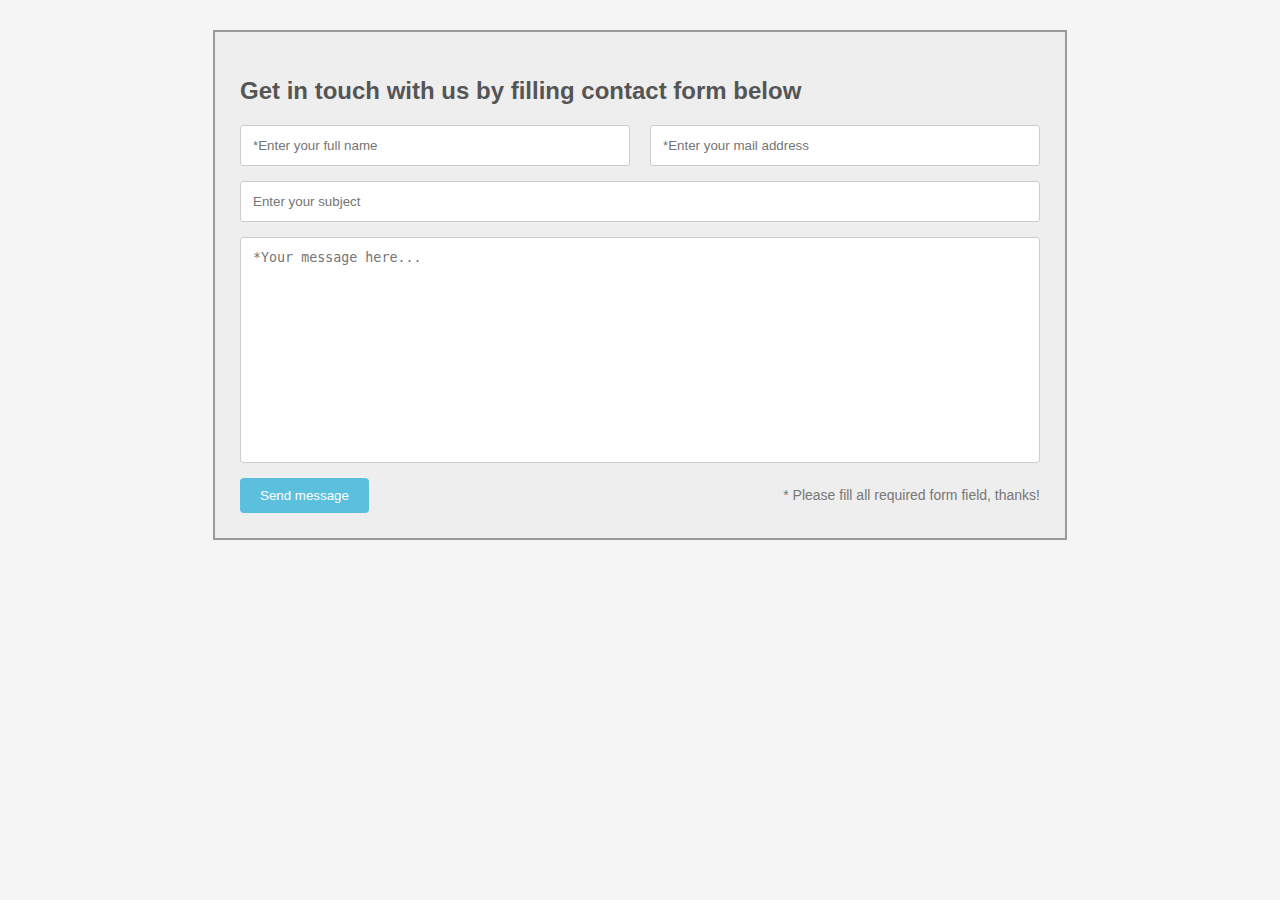
<file: bai1.html>
<!doctype html>
<html lang="en">
  <head>
    <meta charset="UTF-8" />
    <meta name="viewport" content="width=device-width, initial-scale=1.0" />
    <title>Document</title>
  </head>
  <style>
    body {
      font-family: Arial, sans-serif;
      background: #f5f5f5;
    }

    .container {
      width: 800px;
      margin: 30px auto;
      background: #eee;
      padding: 25px;
      border: 2px solid #999;
      h2 {
        margin-bottom: 20px;
        color: #555;
      }
      .row {
        display: flex;
        gap: 20px;
        margin-bottom: 15px;
      }

      .row input {
        flex: 1;
      }
      input,
      textarea {
        width: 100%;
        padding: 12px;
        border: 1px solid #ccc;
        border-radius: 3px;
        outline: none;
      }
      textarea {
        height: 200px;
        resize: none;
      }
      .bottom {
        display: flex;
        justify-content: space-between;
        align-items: center;
        margin-top: 15px;
      }
      button {
        background: #5bc0de;
        border: none;
        padding: 10px 20px;
        color: white;
        border-radius: 4px;
        cursor: pointer;
      }
      button:hover {
        background: #31b0d5;
      }
      .note {
        color: #777;
        font-size: 14px;
      }
    }
  </style>
  <body>
    <div class="container">
      <h2>Get in touch with us by filling contact form below</h2>
      <form>
        <!-- Hang 1 -->
        <div class="row">
          <input type="text" placeholder="*Enter your full name" />
          <input type="text" placeholder="*Enter your mail address" />
        </div>
        <!-- Hang 2 -->
        <div class="row">
          <input type="text" placeholder="Enter your subject" />
        </div>
        <!-- Hang 3 -->
        <div class="row">
          <textarea placeholder="*Your message here..."></textarea>
        </div>
        <!-- Hang 4 -->
        <div class="bottom">
          <button type="submit">Send message</button>
          <div class="note">* Please fill all required form field, thanks!</div>
        </div>
      </form>
    </div>
  </body>
</html>
</file>
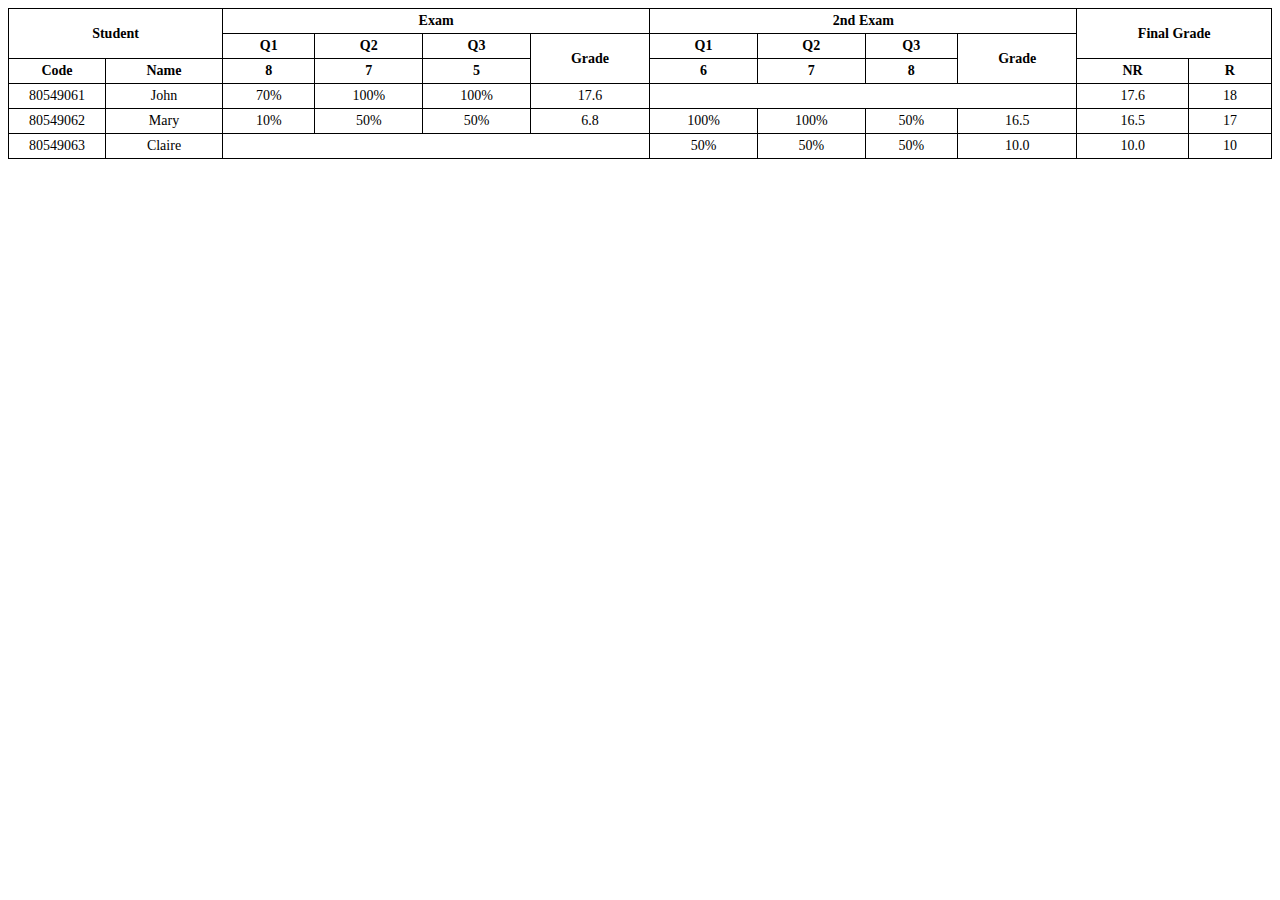
<file: bai3.html>
<!DOCTYPE html>
<html lang="vi">
<head>
    <meta charset="UTF-8">
    <meta name="viewport" content="width=device-width, initial-scale=1.0">
    <title>Bảng Điểm Sinh Viên</title>
    <style>
        table {
            border-collapse: collapse;
            width: 100%; /* Hoặc để auto tùy vào nội dung */
            font-family: "Times New Roman", Times, serif; /* Phông chữ thường dùng trong văn bản học thuật */
            color: #000;
        }

        th, td {
            border: 1px solid black;
            padding: 4px 8px;
            text-align: center;
            font-size: 14px;
        }

        /* Định dạng các ô tiêu đề chính */
        th {
            font-weight: bold;
            background-color: #fff;
        }

        /* Tạo kiểu cho các hàng tiêu đề (Code, Name, Q1...) */
        .header-row td {
            font-weight: bold;
        }

        /* Tùy chỉnh độ rộng cột để cân đối */
        td:nth-child(1) { width: 80px; } /* Cột Code */
        td:nth-child(2) { width: 100px; } /* Cột Name */
        
        /* Hiệu ứng khi di chuột qua hàng (tùy chọn để dễ nhìn hơn) */
        tbody tr:hover {
            background-color: #f9f9f9;
        }
    </style>
</head>
<body>

<table>
    <thead>
        <tr>
            <th colspan="2" rowspan="2">Student</th>
            <th colspan="4">Exam</th>
            <th colspan="4">2nd Exam</th>
            <th colspan="2" rowspan="2">Final Grade</th>
        </tr>
        <tr>
            <th>Q1</th>
            <th>Q2</th>
            <th>Q3</th>
            <th rowspan="2">Grade</th>
            <th>Q1</th>
            <th>Q2</th>
            <th>Q3</th>
            <th rowspan="2">Grade</th>
        </tr>
        <tr class="header-row">
            <td>Code</td>
            <td>Name</td>
            <td>8</td>
            <td>7</td>
            <td>5</td>
            <td>6</td>
            <td>7</td>
            <td>8</td>
            <td>NR</td>
            <td>R</td>
        </tr>
    </thead>
    <tbody>
        <tr>
            <td>80549061</td>
            <td>John</td>
            <td>70%</td>
            <td>100%</td>
            <td>100%</td>
            <td>17.6</td>
            <td colspan="4"></td>
            <td>17.6</td>
            <td>18</td>
        </tr>
        <tr>
            <td>80549062</td>
            <td>Mary</td>
            <td>10%</td>
            <td>50%</td>
            <td>50%</td>
            <td>6.8</td>
            <td>100%</td>
            <td>100%</td>
            <td>50%</td>
            <td>16.5</td>
            <td>16.5</td>
            <td>17</td>
        </tr>
        <tr>
            <td>80549063</td>
            <td>Claire</td>
            <td colspan="4"></td>
            <td>50%</td>
            <td>50%</td>
            <td>50%</td>
            <td>10.0</td>
            <td>10.0</td>
            <td>10</td>
        </tr>
    </tbody>
</table>

</body>
</html>
</file>
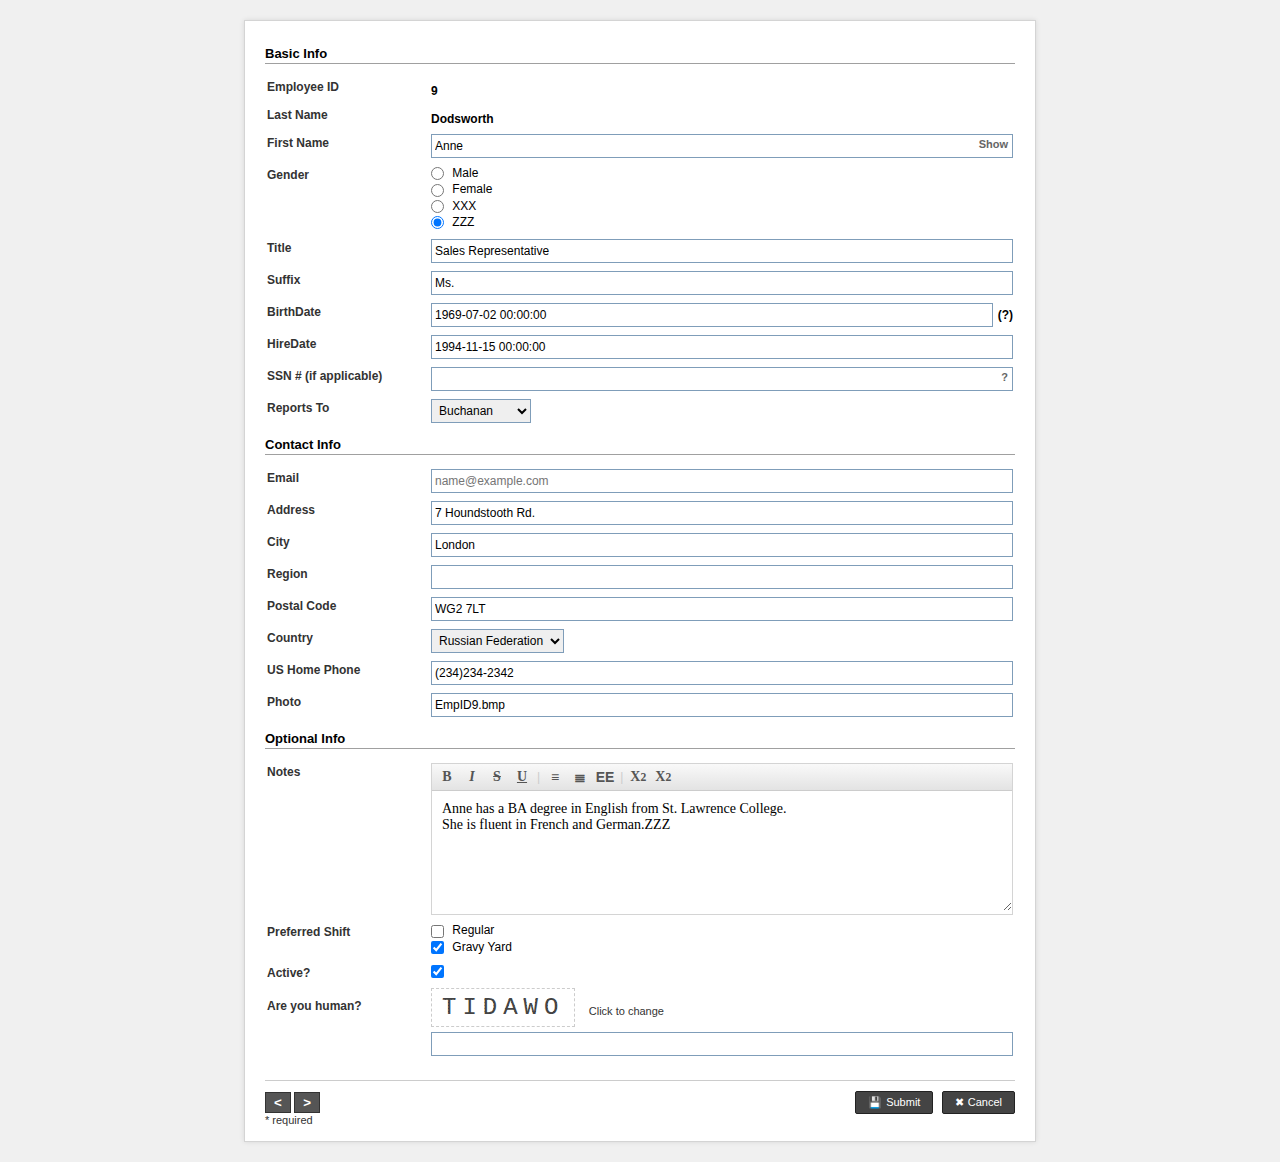
<file: baitap4.html>
<!DOCTYPE html>
<html lang="vi">
<head>
<meta charset="UTF-8">
<title>Biểu mẫu nhân viên</title>
<style>
    
    body {
        font-family: Arial, Helvetica, sans-serif;
        font-size: 12px;
        background-color: #f0f0f0; 
        margin: 0;
        padding: 20px;
    }

    .container {
        width: 750px;
        background: #ffffff;
        margin: 0 auto;
        padding: 15px 20px;
        border: 1px solid #d4d4d4;
        box-shadow: 0 0 5px rgba(0,0,0,0.1);
    }

 
    .section-header {
        font-weight: bold;
        font-size: 13px;
        margin-top: 10px;
        margin-bottom: 2px;
        color: #000;
    }

    hr {
        border: 0;
        border-top: 1px solid #a0a0a0;
        margin-bottom: 10px;
        margin-top: 0;
    }

  
    table {
        width: 100%;
        border-collapse: collapse;
    }

    td {
        padding: 4px 2px;
        vertical-align: top; 
    }

  
    .label-col {
        width: 160px;
        font-weight: bold;
        color: #333;
        padding-top: 6px; 
    }


    input[type="text"],
    select {
        width: 100%;
        padding: 3px;
        border: 1px solid #7f9db9;
        font-family: Arial, sans-serif;
        font-size: 12px;
        box-sizing: border-box;
        height: 24px;
    }

   
    .input-wrapper {
        position: relative;
        width: 100%;
    }
    .help-icon {
        position: absolute;
        right: 5px;
        top: 4px;
        font-weight: bold;
        color: #666;
        cursor: pointer;
        font-size: 11px;
    }


    .static-text {
        padding-top: 6px;
        font-weight: bold;
        display: block;
    }

  
    .radio-group label,
    .checkbox-group label {
        display: block; 
        margin-bottom: 2px;
        font-weight: normal;
    }
    input[type="radio"], input[type="checkbox"] {
        margin: 0 5px 0 0;
        vertical-align: middle;
    }


    .editor-container {
        border: 1px solid #d4d4d4;
        width: 100%;
        box-sizing: border-box;
    }

    .editor-toolbar {
        background: #f0f0f0; 
        background: linear-gradient(to bottom, #f9f9f9, #e3e3e3);
        border-bottom: 1px solid #ccc;
        padding: 3px 5px;
        display: flex;
        gap: 5px;
        align-items: center;
    }
    
    .toolbar-icon {
        width: 18px;
        height: 18px;
        display: inline-flex;
        align-items: center;
        justify-content: center;
        border: 1px solid transparent;
        cursor: pointer;
        font-family: serif;
        font-weight: bold;
        color: #555;
        font-size: 14px;
    }
    .toolbar-icon:hover { border: 1px solid #aaa; background: #fff; }
    

    .icon-bold::before { content: "B"; font-weight: 900; }
    .icon-italic::before { content: "I"; font-style: italic; font-family: serif; }
    .icon-underline::before { content: "U"; text-decoration: underline; }
    .icon-strikethrough::before { content: "S"; text-decoration: line-through; }
    
    .editor-textarea {
        width: 100%;
        height: 120px;
        border: none;
        padding: 10px;
        font-family: "Times New Roman", Times, serif;
        font-size: 14px;
        resize: vertical;
        box-sizing: border-box;
        outline: none;
    }

    .captcha-text {
        font-family: "Courier New", monospace;
        font-size: 24px;
        letter-spacing: 6px;
        border: 1px dashed #ccc; 
        display: inline-block;
        padding: 5px 10px;
        background: #fff;
        color: #444;
     
        background-image: radial-gradient(#444 1px, transparent 1px);
        background-size: 3px 3px; 
        -webkit-background-clip: text;
        background-clip: text; 
  
    }
    .click-change {
        font-size: 11px;
        color: #333;
        cursor: pointer;
        margin-left: 10px;
        vertical-align: middle;
    }


    .footer-bar {
        margin-top: 20px;
        border-top: 1px solid #ccc;
        padding-top: 10px;
        display: flex;
        justify-content: space-between;
        align-items: center;
    }

    .nav-buttons button {
        background: #555;
        color: white;
        border: 1px solid #333;
        padding: 2px 8px;
        font-weight: bold;
        cursor: pointer;
    }

    .action-buttons button {
        background: #444;
        color: white;
        border: 1px solid #222;
        padding: 4px 12px;
        font-size: 11px;
        cursor: pointer;
        display: inline-flex;
        align-items: center;
        margin-left: 5px;
        border-radius: 2px;
    }
    
    .action-buttons button span { margin-right: 4px; }
    
    .required-note {
        font-size: 11px;
        color: #333;
    }

</style>
</head>
<body>

<div class="container">

    <div class="section-header">Basic Info</div>
    <hr>
    
    <table>
        <tr>
            <td class="label-col">Employee ID</td>
            <td><span class="static-text">9</span></td>
        </tr>
        <tr>
            <td class="label-col">Last Name</td>
            <td><span class="static-text">Dodsworth</span></td>
        </tr>
        <tr>
            <td class="label-col">First Name</td>
            <td>
                <div class="input-wrapper">
                    <input type="text" value="Anne">
                    <span class="help-icon">Show</span> </div>
            </td>
        </tr>
        <tr>
            <td class="label-col">Gender</td>
            <td>
                <div class="radio-group">
                    <label><input type="radio" name="gender"> Male</label>
                    <label><input type="radio" name="gender"> Female</label>
                    <label><input type="radio" name="gender"> XXX</label>
                    <label><input type="radio" name="gender" checked> ZZZ</label>
                </div>
            </td>
        </tr>
        <tr>
            <td class="label-col">Title</td>
            <td><input type="text" value="Sales Representative"></td>
        </tr>
        <tr>
            <td class="label-col">Suffix</td>
            <td><input type="text" value="Ms."></td>
        </tr>
        <tr>
            <td class="label-col">BirthDate</td>
            <td>
                <div style="display:flex; align-items:center;">
                    <input type="text" value="1969-07-02 00:00:00">
                    <span style="margin-left:5px; font-weight:bold;">(?)</span>
                </div>
            </td>
        </tr>
        <tr>
            <td class="label-col">HireDate</td>
            <td><input type="text" value="1994-11-15 00:00:00"></td>
        </tr>
        <tr>
            <td class="label-col">SSN # (if applicable)</td>
            <td>
                <div class="input-wrapper">
                    <input type="text">
                    <span class="help-icon">?</span>
                </div>
            </td>
        </tr>
        <tr>
            <td class="label-col">Reports To</td>
            <td>
                <select style="width: auto; min-width: 100px;">
                    <option>Buchanan</option>
                </select>
            </td>
        </tr>
    </table>

    <div class="section-header">Contact Info</div>
    <hr>

    <table>
        <tr>
            <td class="label-col">Email</td>
            <td><input type="text" placeholder="name@example.com"></td>
        </tr>
        <tr>
            <td class="label-col">Address</td>
            <td><input type="text" value="7 Houndstooth Rd."></td>
        </tr>
        <tr>
            <td class="label-col">City</td>
            <td><input type="text" value="London"></td>
        </tr>
        <tr>
            <td class="label-col">Region</td>
            <td><input type="text"></td>
        </tr>
        <tr>
            <td class="label-col">Postal Code</td>
            <td><input type="text" value="WG2 7LT"></td>
        </tr>
        <tr>
            <td class="label-col">Country</td>
            <td>
                <select style="width: auto;">
                    <option>Russian Federation</option>
                </select>
            </td>
        </tr>
        <tr>
            <td class="label-col">US Home Phone</td>
            <td><input type="text" value="(234)234-2342"></td>
        </tr>
        <tr>
            <td class="label-col">Photo</td>
            <td><input type="text" value="EmpID9.bmp"></td>
        </tr>
    </table>

    <div class="section-header">Optional Info</div>
    <hr>

    <table>
        <tr>
            <td class="label-col">Notes</td>
            <td>
                <div class="editor-container">
                    <div class="editor-toolbar">
                        <span class="toolbar-icon icon-bold" title="Bold"></span>
                        <span class="toolbar-icon icon-italic" title="Italic"></span>
                        <span class="toolbar-icon icon-strikethrough" title="Strike"></span>
                        <span class="toolbar-icon icon-underline" title="Underline"></span>
                        <span style="color:#ccc">|</span>
                        <span class="toolbar-icon" style="font-family:sans-serif">≡</span>
                        <span class="toolbar-icon" style="font-family:sans-serif">≣</span>
                        <span class="toolbar-icon" style="font-family:sans-serif">EE</span>
                        <span style="color:#ccc">|</span>
                        <span class="toolbar-icon">X<sub>2</sub></span>
                        <span class="toolbar-icon">X<sup>2</sup></span>
                        </div>
                    <textarea class="editor-textarea">Anne has a BA degree in English from St. Lawrence College.
She is fluent in French and German.ZZZ</textarea>
                </div>
            </td>
        </tr>
        <tr>
            <td class="label-col">Preferred Shift</td>
            <td>
                <div class="checkbox-group">
                    <label><input type="checkbox"> Regular</label>
                    <label><input type="checkbox" checked> Gravy Yard</label>
                </div>
            </td>
        </tr>
        <tr>
            <td class="label-col">Active?</td>
            <td><input type="checkbox" checked></td>
        </tr>
        <tr>
            <td class="label-col" style="padding-top:15px;">Are you human?</td>
            <td>
                <div style="margin-bottom: 5px;">
                    <span class="captcha-text">TIDAWO</span>
                    <span class="click-change">Click to change</span>
                </div>
                <input type="text" style="width: 100%;">
            </td>
        </tr>
    </table>

    <div class="footer-bar">
        <div class="nav-buttons">
            <button>&lt;</button>
            <button>&gt;</button>
        </div>
        
        <div class="action-buttons">
            <button type="submit"><span>💾</span> Submit</button>
            <button type="button"><span>✖</span> Cancel</button>
        </div>
    </div>
    
    <div class="required-note">* required</div>

</div>

</body>
</html>
</file>
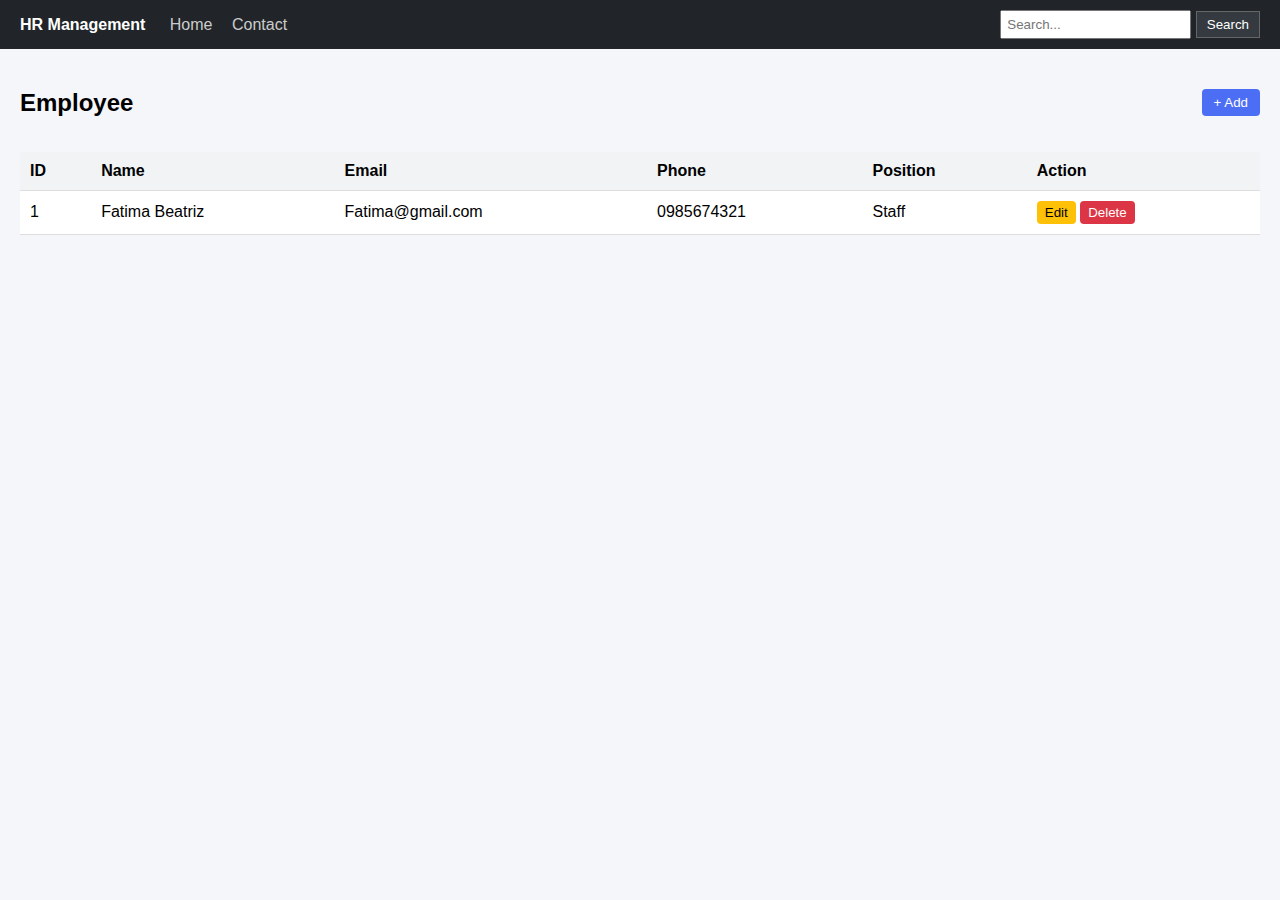
<file: baitap5.html>
<!DOCTYPE html>
<html lang="vi">
<head>
<meta charset="UTF-8">
<title>HR Management</title>

<style>
body {
    font-family: Arial, sans-serif;
    margin: 0;
    background: #f5f6fa;
}


.navbar {
    background: #212529;
    color: white;
    padding: 10px 20px;
    display: flex;
    align-items: center;
    justify-content: space-between;
}

.nav-left span {
    font-weight: bold;
    margin-right: 20px;
}

.nav-left a {
    color: #ccc;
    margin-right: 15px;
    text-decoration: none;
}

.nav-right input {
    padding: 5px;
}

.nav-right button {
    padding: 5px 10px;
    background: #343a40;
    color: white;
    border: 1px solid #666;
}


.container {
    padding: 20px;
}

.header {
    display: flex;
    justify-content: space-between;
    align-items: center;
}

.add-btn {
    background: #4c6ef5;
    color: white;
    border: none;
    padding: 6px 12px;
    border-radius: 4px;
    cursor: pointer;
}


table {
    width: 100%;
    border-collapse: collapse;
    margin-top: 15px;
    background: white;
}

th, td {
    padding: 10px;
    border-bottom: 1px solid #ddd;
    text-align: left;
}

th {
    background: #f1f3f5;
}

.edit {
    background: #ffc107;
    border: none;
    padding: 4px 8px;
    border-radius: 4px;
}

.delete {
    background: #dc3545;
    color: white;
    border: none;
    padding: 4px 8px;
    border-radius: 4px;
}


.modal {
    display: none;
    position: fixed;
    top: 0; left: 0;
    width: 100%;
    height: 100%;
    background: rgba(0,0,0,0.4);
}

.modal-content {
    background: white;
    width: 500px;
    margin: 100px auto;
    border-radius: 6px;
    overflow: hidden;
}

.modal-header {
    background: #4c6ef5;
    color: white;
    padding: 10px;
    display: flex;
    justify-content: space-between;
}

.modal-body {
    padding: 15px;
}

.form-row {
    display: flex;
    gap: 10px;
    margin-bottom: 10px;
}

.form-row input, select {
    width: 100%;
    padding: 6px;
}

.modal-footer {
    text-align: right;
    padding: 10px;
}

.save {
    background: #2f9e44;
    color: white;
    border: none;
    padding: 6px 12px;
}

.cancel {
    background: #868e96;
    color: white;
    border: none;
    padding: 6px 12px;
}
</style>
</head>

<body>


<div class="navbar">
    <div class="nav-left">
        <span>HR Management</span>
        <a href="#">Home</a>
        <a href="#">Contact</a>
    </div>
    <div class="nav-right">
        <input type="text" placeholder="Search...">
        <button>Search</button>
    </div>
</div>


<div class="container">
    <div class="header">
        <h2>Employee</h2>
        <button class="add-btn" onclick="openModal()">+ Add</button>
    </div>

    <table>
        <thead>
            <tr>
                <th>ID</th><th>Name</th><th>Email</th>
                <th>Phone</th><th>Position</th><th>Action</th>
            </tr>
        </thead>
        <tbody id="employeeTable">
            <tr>
                <td>1</td><td>Fatima Beatriz</td><td>Fatima@gmail.com</td>
                <td>0985674321</td><td>Staff</td>
                <td>
                    <button class="edit">Edit</button>
                    <button class="delete">Delete</button>
                </td>
            </tr>
        </tbody>
    </table>
</div>


<div class="modal" id="modal">
    <div class="modal-content">
        <div class="modal-header">
            <span>New Employee</span>
            <span style="cursor:pointer" onclick="closeModal()">✖</span>
        </div>

        <div class="modal-body">
            <div class="form-row">
                <input id="name" placeholder="Name">
                <input id="email" placeholder="Email">
            </div>
            <div class="form-row">
                <input id="phone" placeholder="Phone">
                <select id="position">
                    <option>-- Select Position --</option>
                    <option>Staff</option>
                    <option>Manager</option>
                    <option>CEO</option>
                </select>
            </div>
            <div>
                Sex:
                <label><input type="radio" name="sex"> Male</label>
                <label><input type="radio" name="sex"> Female</label>
            </div>
        </div>

        <div class="modal-footer">
            <button class="save" onclick="addEmployee()">Save</button>
            <button class="cancel" onclick="closeModal()">Cancel</button>
        </div>
    </div>
</div>

<script>
let id = 2;

function openModal() {
    document.getElementById("modal").style.display = "block";
}

function closeModal() {
    document.getElementById("modal").style.display = "none";
}

function addEmployee() {
    let name = document.getElementById("name").value;
    let email = document.getElementById("email").value;
    let phone = document.getElementById("phone").value;
    let position = document.getElementById("position").value;

    if(name === "" || email === "") {
        alert("Vui lòng nhập đầy đủ thông tin!");
        return;
    }

    let row = `
        <tr>
            <td>${id++}</td>
            <td>${name}</td>
            <td>${email}</td>
            <td>${phone}</td>
            <td>${position}</td>
            <td>
                <button class="edit">Edit</button>
                <button class="delete">Delete</button>
            </td>
        </tr>
    `;
    document.getElementById("employeeTable").innerHTML += row;
    closeModal();
}
</script>

</body>
</html>
</file>
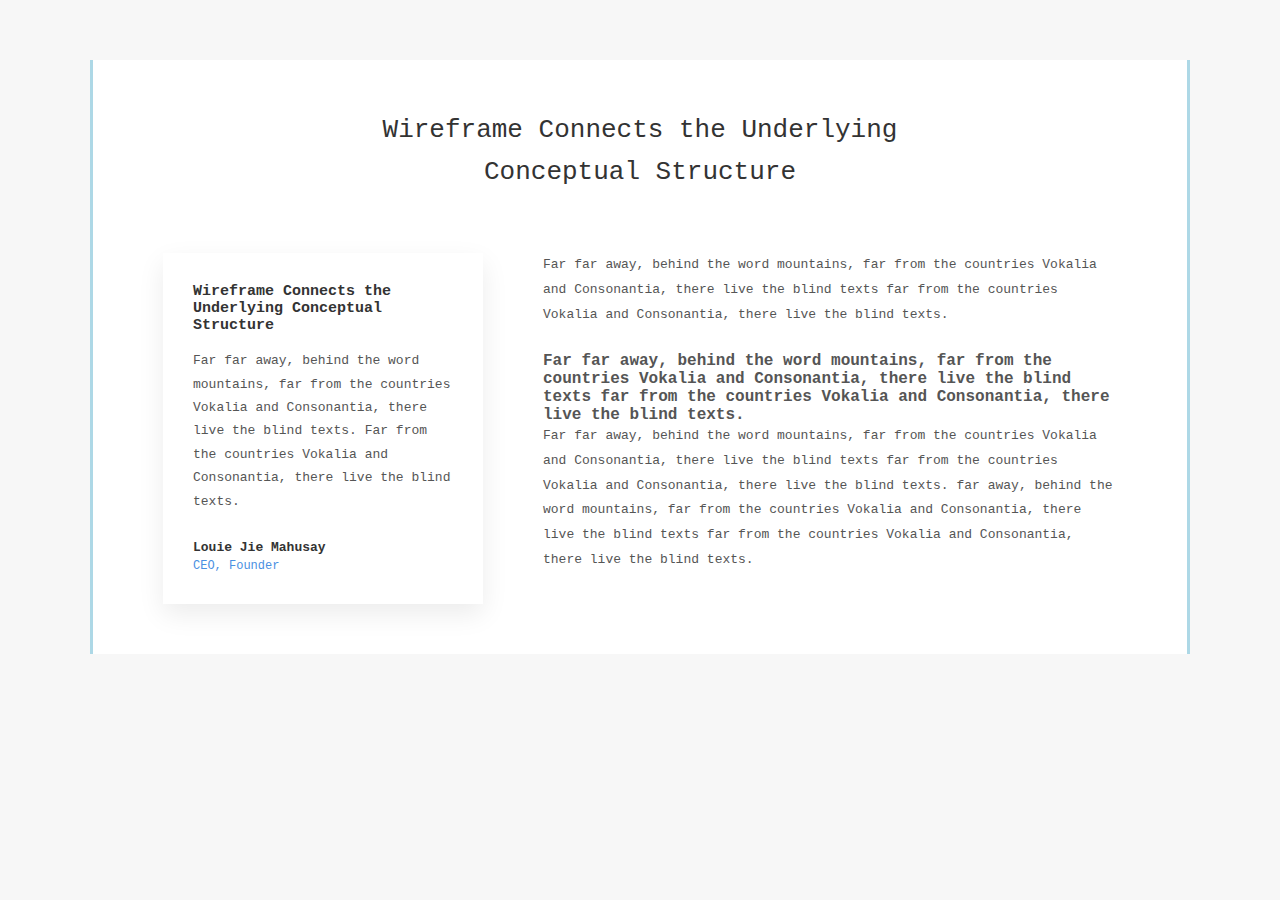
<file: bai 3.2/bai3.html>
<!DOCTYPE html>
<html lang="en">
<head>
    <meta charset="UTF-8">
    <title>Wireframe</title>
    <meta name="viewport" content="width=device-width, initial-scale=1.0">
    <link rel="stylesheet" href="style.css">
</head>
<body>

<section class="wrapper">
    <div class="container">

        <h1 class="title">
            Wireframe Connects the Underlying<br>
            Conceptual Structure
        </h1>

        <div class="content">
            <!-- LEFT CARD -->
            <div class="card">
                <h3>Wireframe Connects the Underlying Conceptual Structure</h3>

                <p>
                    Far far away, behind the word mountains, far from the countries
                    Vokalia and Consonantia, there live the blind texts. Far from the
                    countries Vokalia and Consonantia, there live the blind texts.
                </p>

                <div class="author">
                    <strong>Louie Jie Mahusay</strong><br>
                    <span>CEO, Founder</span>
                </div>
            </div>

            <!-- RIGHT TEXT -->
            <div class="text">
                <p>
                    Far far away, behind the word mountains, far from the countries
                    Vokalia and Consonantia, there live the blind texts far from the
                    countries Vokalia and Consonantia, there live the blind texts.
                </p>

                 <strong>
        Far far away, behind the word mountains, far from the countries
        Vokalia and Consonantia, there live the blind texts far from the
        countries Vokalia and Consonantia, there live the blind texts.
    </strong>

                <p>
                    Far far away, behind the word mountains, far from the countries Vokalia
and Consonantia, there live the blind texts far from the countries
Vokalia and Consonantia, there live the blind texts. far away, behind
the word mountains, far from the countries Vokalia and Consonantia,
there live the blind texts far from the countries Vokalia and
Consonantia, there live the blind texts.
                </p>
            </div>
        </div>

    </div>
</section>

</body>
</html>
</file>
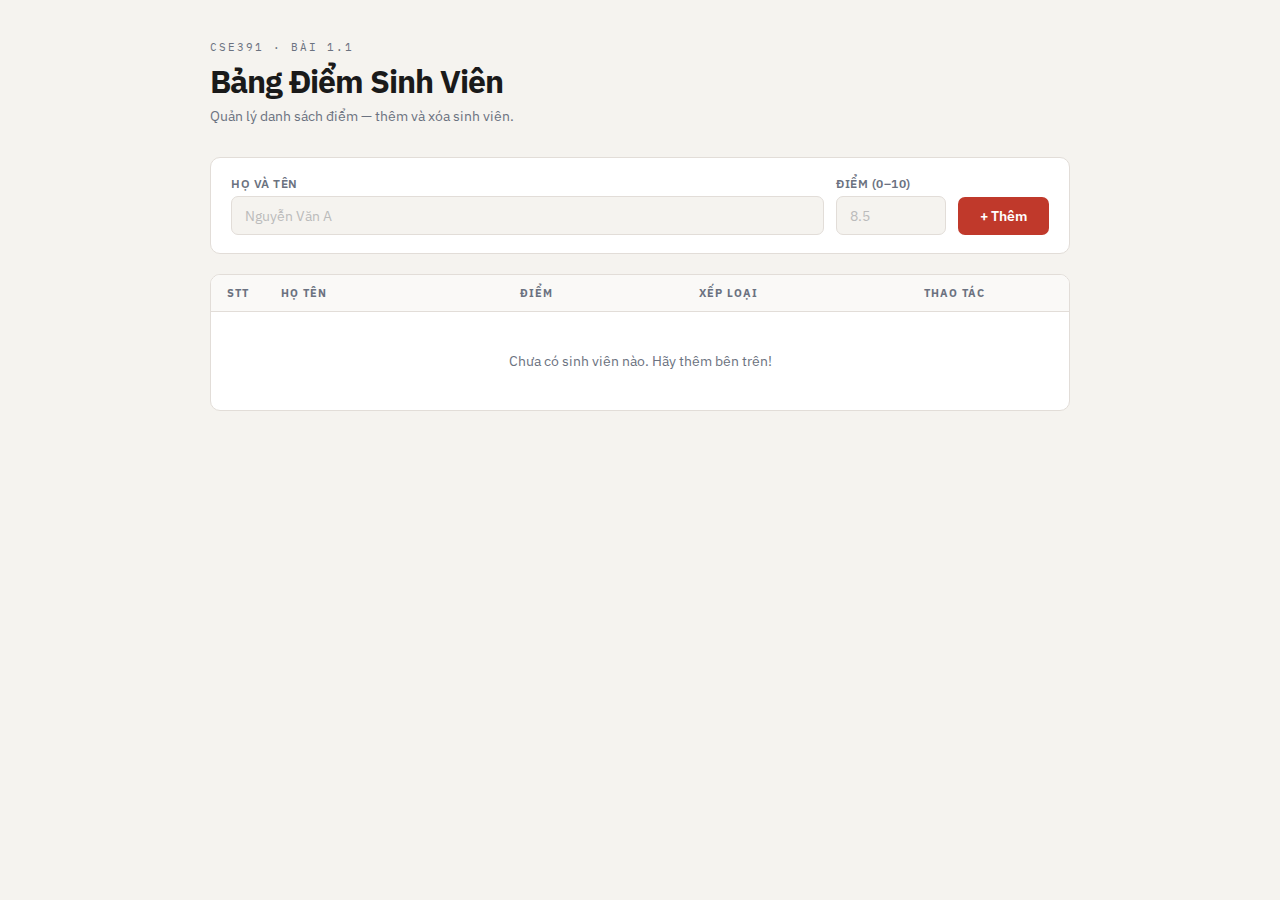
<file: th4/bai1_1.html>
<!DOCTYPE html>
<html lang="vi">
<head>
<meta charset="UTF-8">
<meta name="viewport" content="width=device-width, initial-scale=1.0">
<title>Bài 1.1 – Bảng Điểm Sinh Viên</title>
<link href="https://fonts.googleapis.com/css2?family=IBM+Plex+Sans:wght@300;400;500;600;700&family=IBM+Plex+Mono:wght@400;600&display=swap" rel="stylesheet">
<style>
  :root {
    --bg: #f5f3ef;
    --surface: #ffffff;
    --ink: #1a1a1a;
    --muted: #6b7280;
    --border: #e2ddd8;
    --accent: #c0392b;
    --accent-light: #fdf3f2;
    --green: #1a7a4a;
    --green-bg: #edfaf3;
    --blue: #1a4fa0;
    --blue-bg: #edf2fd;
    --yellow: #8a6000;
    --yellow-bg: #fdf9ed;
    --red: #c0392b;
    --red-bg: #fdf3f2;
  }
  *, *::before, *::after { box-sizing: border-box; margin: 0; padding: 0; }

  body {
    font-family: 'IBM Plex Sans', sans-serif;
    background: var(--bg);
    color: var(--ink);
    min-height: 100vh;
    padding: 40px 24px;
  }

  .container { max-width: 860px; margin: 0 auto; }

  /* Header */
  .page-label {
    font-family: 'IBM Plex Mono', monospace;
    font-size: 0.7rem; letter-spacing: 2px;
    text-transform: uppercase; color: var(--muted);
    margin-bottom: 6px;
  }
  h1 {
    font-size: 2rem; font-weight: 700;
    letter-spacing: -1px; margin-bottom: 4px;
  }
  .subtitle { color: var(--muted); font-size: 0.9rem; margin-bottom: 32px; }

  /* Divider */
  hr { border: none; border-top: 1px solid var(--border); margin: 24px 0; }

  /* Input row */
  .input-row {
    display: flex; gap: 12px; align-items: flex-end; margin-bottom: 20px;
    background: var(--surface); border: 1px solid var(--border);
    border-radius: 10px; padding: 18px 20px;
  }
  .field { display: flex; flex-direction: column; gap: 5px; }
  .field.grow { flex: 1; }
  label { font-size: 0.75rem; font-weight: 600; letter-spacing: 0.5px; color: var(--muted); text-transform: uppercase; }
  input[type="text"], input[type="number"] {
    padding: 9px 13px; border: 1.5px solid var(--border);
    border-radius: 7px; font-family: 'IBM Plex Sans', sans-serif;
    font-size: 0.9rem; background: var(--bg); color: var(--ink);
    outline: none; transition: border-color 0.15s;
    min-width: 0;
  }
  input:focus { border-color: var(--accent); }
  input::placeholder { color: #bbb; }

  .btn-add {
    padding: 10px 22px; background: var(--accent); color: #fff;
    border: none; border-radius: 7px; font-family: 'IBM Plex Sans', sans-serif;
    font-size: 0.875rem; font-weight: 600; cursor: pointer;
    transition: opacity 0.15s, transform 0.1s;
    white-space: nowrap; align-self: flex-end;
  }
  .btn-add:hover { opacity: 0.88; }
  .btn-add:active { transform: scale(0.97); }

  /* Table */
  .table-wrap {
    background: var(--surface); border: 1px solid var(--border);
    border-radius: 10px; overflow: hidden;
  }
  table { width: 100%; border-collapse: collapse; }
  thead th {
    padding: 11px 16px;
    font-size: 0.7rem; font-weight: 700; letter-spacing: 1px;
    text-transform: uppercase; color: var(--muted);
    background: #faf9f7; border-bottom: 1px solid var(--border);
    text-align: left;
  }
  thead th:not(:first-child):not(:nth-child(2)) { text-align: center; }
  tbody tr { border-bottom: 1px solid var(--border); transition: background 0.1s; }
  tbody tr:last-child { border-bottom: none; }
  tbody tr:hover { background: #faf9f7; }
  tbody tr.low { background: #fffbeb !important; }
  tbody tr.low:hover { background: #fef3c7 !important; }
  td { padding: 12px 16px; font-size: 0.875rem; text-align: center; }
  td:nth-child(2) { text-align: left; font-weight: 500; }

  .num { font-family: 'IBM Plex Mono', monospace; font-weight: 600; }

  .badge {
    display: inline-block; padding: 3px 10px; border-radius: 4px;
    font-size: 0.72rem; font-weight: 700; letter-spacing: 0.3px;
  }
  .badge-gioi  { background: var(--green-bg);  color: var(--green); }
  .badge-kha   { background: var(--blue-bg);   color: var(--blue); }
  .badge-tb    { background: var(--yellow-bg); color: var(--yellow); }
  .badge-yeu   { background: var(--red-bg);    color: var(--red); }

  .btn-del {
    padding: 4px 12px; border-radius: 5px;
    background: transparent; border: 1px solid var(--border);
    color: var(--muted); font-family: 'IBM Plex Sans', sans-serif;
    font-size: 0.75rem; font-weight: 600; cursor: pointer;
    transition: all 0.15s;
  }
  .btn-del:hover { border-color: var(--red); color: var(--red); background: var(--red-bg); }

  /* Stats */
  .stats {
    display: flex; gap: 24px; margin-top: 16px;
    padding: 14px 20px; background: var(--surface);
    border: 1px solid var(--border); border-radius: 10px;
    font-size: 0.85rem;
  }
  .stats span { color: var(--muted); }
  .stats strong { color: var(--ink); font-family: 'IBM Plex Mono', monospace; }

  /* Empty */
  .empty { text-align: center; padding: 40px; color: var(--muted); font-size: 0.875rem; }

  /* Low indicator */
  .low td:first-child { border-left: 3px solid #f59e0b; }

  @keyframes fadeIn { from { opacity: 0; transform: translateY(-4px); } to { opacity: 1; transform: none; } }
  tbody tr { animation: fadeIn 0.2s ease; }
</style>
</head>
<body>
<div class="container">
  <p class="page-label">CSE391 · Bài 1.1</p>
  <h1>Bảng Điểm Sinh Viên</h1>
  <p class="subtitle">Quản lý danh sách điểm — thêm và xóa sinh viên.</p>

  <div class="input-row">
    <div class="field grow">
      <label>Họ và tên</label>
      <input type="text" id="inp-name" placeholder="Nguyễn Văn A">
    </div>
    <div class="field">
      <label>Điểm (0–10)</label>
      <input type="number" id="inp-score" placeholder="8.5" min="0" max="10" step="0.1" style="width:110px">
    </div>
    <button class="btn-add" onclick="addStudent()">+ Thêm</button>
  </div>

  <div class="table-wrap">
    <table>
      <thead>
        <tr>
          <th style="width:50px">STT</th>
          <th>Họ tên</th>
          <th>Điểm</th>
          <th>Xếp loại</th>
          <th>Thao tác</th>
        </tr>
      </thead>
      <tbody id="tbody"></tbody>
    </table>
    <div id="empty" class="empty">Chưa có sinh viên nào. Hãy thêm bên trên!</div>
  </div>

  <div class="stats" id="stats" style="display:none">
    <div>Tổng số SV: <strong id="st-count">0</strong></div>
    <div>Điểm trung bình: <strong id="st-avg">—</strong></div>
    <div>Cao nhất: <strong id="st-max">—</strong></div>
    <div>Thấp nhất: <strong id="st-min">—</strong></div>
  </div>
</div>

<script>
  // ── Dữ liệu ──
  let students = [];

  // ── Hàm xếp loại ──
  function rank(s) {
    if (s >= 8.5) return ['Giỏi',   'badge-gioi'];
    if (s >= 7.0) return ['Khá',    'badge-kha'];
    if (s >= 5.0) return ['Trung bình', 'badge-tb'];
    return            ['Yếu',    'badge-yeu'];
  }

  // ── Thêm sinh viên ──
  function addStudent() {
    const nameEl  = document.getElementById('inp-name');
    const scoreEl = document.getElementById('inp-score');
    const name    = nameEl.value.trim();
    const score   = parseFloat(scoreEl.value);

    if (!name)                           { alert('Vui lòng nhập họ tên!'); nameEl.focus(); return; }
    if (isNaN(score)||score<0||score>10) { alert('Điểm phải là số từ 0 đến 10!'); scoreEl.focus(); return; }

    students.push({ id: Date.now(), name, score });
    nameEl.value = ''; scoreEl.value = '';
    nameEl.focus();
    renderTable();
  }

  // ── Xóa sinh viên (Event Delegation) ──
  document.getElementById('tbody').addEventListener('click', function(e) {
    const btn = e.target.closest('[data-id]');
    if (!btn) return;
    const id = Number(btn.dataset.id);
    students = students.filter(s => s.id !== id);
    renderTable();
  });

  // ── Render bảng ──
  function renderTable() {
    const tbody = document.getElementById('tbody');
    const empty = document.getElementById('empty');
    const stats = document.getElementById('stats');
    tbody.innerHTML = '';

    if (!students.length) {
      empty.style.display = 'block';
      stats.style.display = 'none';
      return;
    }
    empty.style.display = 'none';
    stats.style.display = 'flex';

    students.forEach((s, i) => {
      const [label, cls] = rank(s.score);
      const tr = document.createElement('tr');
      if (s.score < 5) tr.classList.add('low');
      tr.innerHTML = `
        <td class="num" style="color:#bbb">${i + 1}</td>
        <td>${escHtml(s.name)}</td>
        <td><span class="num" style="font-size:1rem">${s.score.toFixed(1)}</span></td>
        <td><span class="badge ${cls}">${label}</span></td>
        <td><button class="btn-del" data-id="${s.id}">Xóa</button></td>
      `;
      tbody.appendChild(tr);
    });

    // Thống kê
    const scores = students.map(s => s.score);
    const avg = scores.reduce((a,b)=>a+b,0)/scores.length;
    document.getElementById('st-count').textContent = students.length;
    document.getElementById('st-avg').textContent   = avg.toFixed(2);
    document.getElementById('st-max').textContent   = Math.max(...scores).toFixed(1);
    document.getElementById('st-min').textContent   = Math.min(...scores).toFixed(1);
  }

  function escHtml(s) {
    return s.replace(/&/g,'&amp;').replace(/</g,'&lt;').replace(/>/g,'&gt;');
  }

  // ── Enter ở ô Điểm → Thêm ──
  document.getElementById('inp-score').addEventListener('keydown', e => {
    if (e.key === 'Enter') addStudent();
  });
  document.getElementById('inp-name').addEventListener('keydown', e => {
    if (e.key === 'Enter') document.getElementById('inp-score').focus();
  });

  renderTable();
</script>
</body>
</html>
</file>
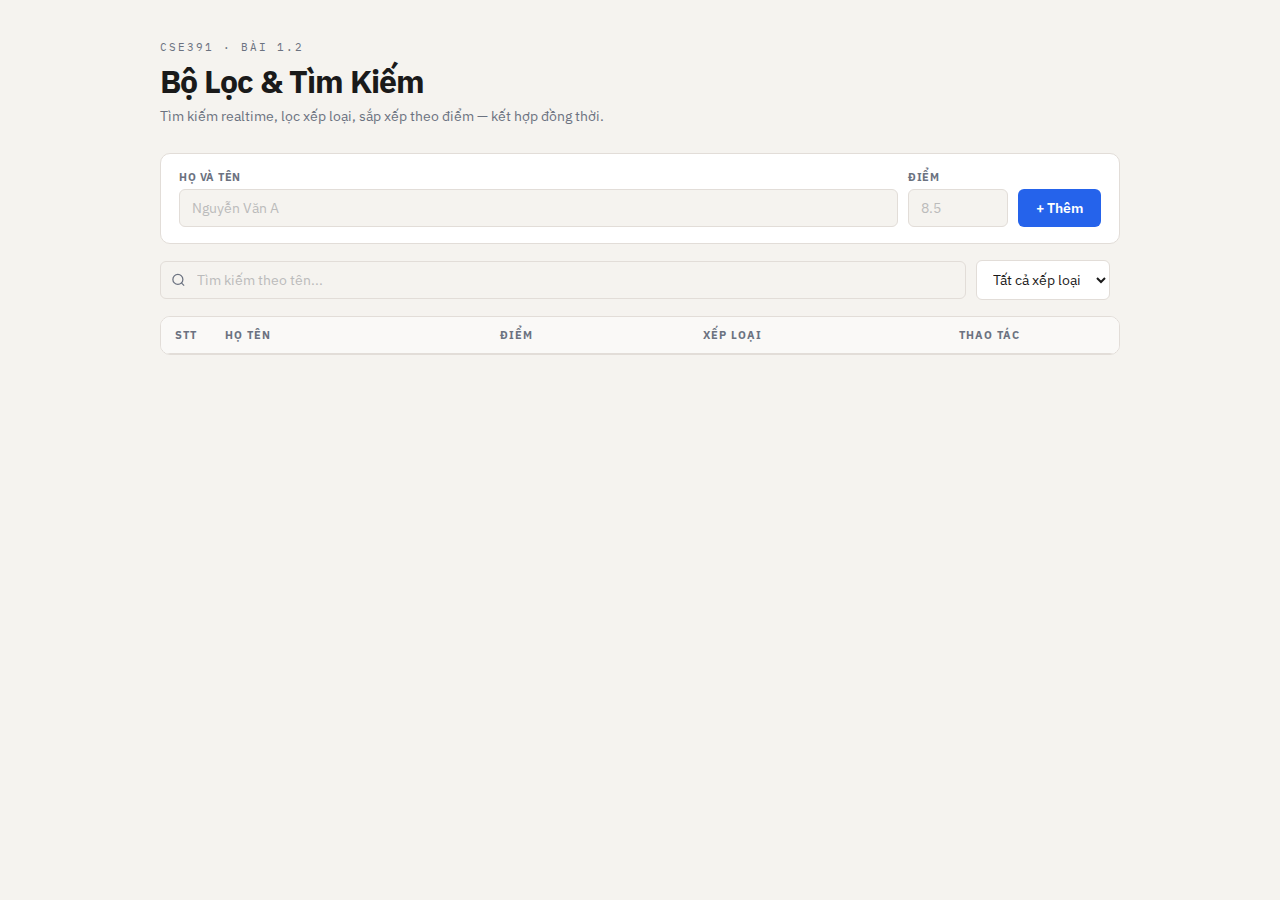
<file: th4/bai1_2.html>
<!DOCTYPE html>
<html lang="vi">
<head>
<meta charset="UTF-8">
<meta name="viewport" content="width=device-width, initial-scale=1.0">
<title>Bài 1.2 – Bộ Lọc & Tìm Kiếm</title>
<link href="https://fonts.googleapis.com/css2?family=IBM+Plex+Sans:wght@300;400;500;600;700&family=IBM+Plex+Mono:wght@400;600&display=swap" rel="stylesheet">
<style>
  :root {
    --bg: #f5f3ef;
    --surface: #ffffff;
    --ink: #1a1a1a;
    --muted: #6b7280;
    --border: #e2ddd8;
    --accent: #2563eb;
    --green: #1a7a4a; --green-bg: #edfaf3;
    --blue: #1a4fa0;  --blue-bg: #edf2fd;
    --yellow: #8a6000; --yellow-bg: #fdf9ed;
    --red: #c0392b;   --red-bg: #fdf3f2;
  }
  *, *::before, *::after { box-sizing: border-box; margin: 0; padding: 0; }
  body { font-family: 'IBM Plex Sans', sans-serif; background: var(--bg); color: var(--ink); min-height: 100vh; padding: 40px 24px; }
  .container { max-width: 960px; margin: 0 auto; }
  .page-label { font-family: 'IBM Plex Mono', monospace; font-size: 0.7rem; letter-spacing: 2px; text-transform: uppercase; color: var(--muted); margin-bottom: 6px; }
  h1 { font-size: 2rem; font-weight: 700; letter-spacing: -1px; margin-bottom: 4px; }
  .subtitle { color: var(--muted); font-size: 0.9rem; margin-bottom: 28px; }

  /* Add panel */
  .add-panel { display: flex; gap: 10px; align-items: flex-end; background: var(--surface); border: 1px solid var(--border); border-radius: 10px; padding: 16px 18px; margin-bottom: 16px; }
  .field { display: flex; flex-direction: column; gap: 5px; }
  .field.grow { flex: 1; }
  label { font-size: 0.7rem; font-weight: 700; letter-spacing: 0.5px; color: var(--muted); text-transform: uppercase; }
  input[type="text"], input[type="number"] {
    padding: 9px 12px; border: 1.5px solid var(--border); border-radius: 6px;
    font-family: 'IBM Plex Sans', sans-serif; font-size: 0.875rem;
    background: var(--bg); color: var(--ink); outline: none; transition: border-color 0.15s;
  }
  input:focus { border-color: var(--accent); }
  input::placeholder { color: #bbb; }

  /* Toolbar */
  .toolbar { display: grid; grid-template-columns: 1fr auto auto; gap: 10px; margin-bottom: 16px; align-items: center; }
  .search-wrap { position: relative; }
  .search-wrap svg { position: absolute; left: 11px; top: 50%; transform: translateY(-50%); color: var(--muted); pointer-events: none; }
  .search-wrap input { width: 100%; padding-left: 36px; }

  select {
    padding: 9px 12px; border: 1.5px solid var(--border); border-radius: 6px;
    font-family: 'IBM Plex Sans', sans-serif; font-size: 0.875rem;
    background: var(--surface); color: var(--ink); outline: none;
    cursor: pointer; transition: border-color 0.15s;
  }
  select:focus { border-color: var(--accent); }

  /* Table */
  .table-wrap { background: var(--surface); border: 1px solid var(--border); border-radius: 10px; overflow: hidden; }
  table { width: 100%; border-collapse: collapse; }
  thead th {
    padding: 11px 14px; font-size: 0.7rem; font-weight: 700; letter-spacing: 1px;
    text-transform: uppercase; color: var(--muted); background: #faf9f7;
    border-bottom: 1px solid var(--border); text-align: left; white-space: nowrap;
  }
  th.sortable { cursor: pointer; user-select: none; transition: color 0.15s; }
  th.sortable:hover { color: var(--accent); }
  th.sort-asc, th.sort-desc { color: var(--accent); }
  thead th:not(:nth-child(2)) { text-align: center; }

  tbody tr { border-bottom: 1px solid var(--border); transition: background 0.1s; }
  tbody tr:last-child { border-bottom: none; }
  tbody tr:hover { background: #faf9f7; }
  tbody tr.low { background: #fffbeb !important; }
  tbody tr.low td:first-child { border-left: 3px solid #f59e0b; }
  td { padding: 11px 14px; font-size: 0.875rem; text-align: center; }
  td:nth-child(2) { text-align: left; font-weight: 500; }

  .num { font-family: 'IBM Plex Mono', monospace; font-weight: 600; }
  .badge { display: inline-block; padding: 3px 10px; border-radius: 4px; font-size: 0.72rem; font-weight: 700; }
  .badge-gioi  { background: var(--green-bg);  color: var(--green); }
  .badge-kha   { background: var(--blue-bg);   color: var(--blue); }
  .badge-tb    { background: var(--yellow-bg); color: var(--yellow); }
  .badge-yeu   { background: var(--red-bg);    color: var(--red); }

  .btn { padding: 9px 18px; border: none; border-radius: 6px; font-family: 'IBM Plex Sans', sans-serif; font-size: 0.875rem; font-weight: 600; cursor: pointer; transition: all 0.15s; }
  .btn-primary { background: var(--accent); color: #fff; }
  .btn-primary:hover { opacity: 0.88; }
  .btn-del { padding: 4px 11px; border-radius: 5px; background: transparent; border: 1px solid var(--border); color: var(--muted); font-family: 'IBM Plex Sans', sans-serif; font-size: 0.72rem; font-weight: 600; cursor: pointer; transition: all 0.15s; }
  .btn-del:hover { border-color: var(--red); color: var(--red); background: var(--red-bg); }

  .empty-row td { text-align: center !important; padding: 36px; color: var(--muted); font-style: italic; }
  .stats { display: flex; gap: 20px; margin-top: 14px; padding: 12px 18px; background: var(--surface); border: 1px solid var(--border); border-radius: 10px; font-size: 0.8rem; flex-wrap: wrap; }
  .stats span { color: var(--muted); }
  .stats strong { color: var(--ink); font-family: 'IBM Plex Mono', monospace; }

  @keyframes rowIn { from { opacity: 0; } to { opacity: 1; } }
  tbody tr:not(.empty-row) { animation: rowIn 0.18s ease; }
</style>
</head>
<body>
<div class="container">
  <p class="page-label">CSE391 · Bài 1.2</p>
  <h1>Bộ Lọc & Tìm Kiếm</h1>
  <p class="subtitle">Tìm kiếm realtime, lọc xếp loại, sắp xếp theo điểm — kết hợp đồng thời.</p>

  <!-- Thêm sinh viên -->
  <div class="add-panel">
    <div class="field grow">
      <label>Họ và tên</label>
      <input type="text" id="inp-name" placeholder="Nguyễn Văn A">
    </div>
    <div class="field">
      <label>Điểm</label>
      <input type="number" id="inp-score" placeholder="8.5" min="0" max="10" step="0.1" style="width:100px">
    </div>
    <button class="btn btn-primary" onclick="addStudent()" style="margin-bottom:0;height:38px">+ Thêm</button>
  </div>

  <!-- Toolbar: Tìm kiếm + Lọc -->
  <div class="toolbar">
    <div class="search-wrap">
      <svg width="15" height="15" fill="none" stroke="currentColor" stroke-width="2" viewBox="0 0 24 24">
        <circle cx="11" cy="11" r="8"/><path d="M21 21l-4.35-4.35"/>
      </svg>
      <input type="text" id="inp-search" placeholder="Tìm kiếm theo tên...">
    </div>
    <select id="sel-rank">
      <option value="all">Tất cả xếp loại</option>
      <option value="Giỏi">Giỏi</option>
      <option value="Khá">Khá</option>
      <option value="Trung bình">Trung bình</option>
      <option value="Yếu">Yếu</option>
    </select>
    <span id="result-count" style="font-size:0.8rem;color:var(--muted);white-space:nowrap"></span>
  </div>

  <!-- Bảng -->
  <div class="table-wrap">
    <table>
      <thead>
        <tr>
          <th style="width:50px">STT</th>
          <th>Họ tên</th>
          <th class="sortable" id="th-score" onclick="cycleSort()">Điểm</th>
          <th>Xếp loại</th>
          <th>Thao tác</th>
        </tr>
      </thead>
      <tbody id="tbody"></tbody>
    </table>
  </div>

  <div class="stats" id="stats" style="display:none">
    <div>Hiển thị: <strong id="st-show">0</strong></div>
    <div>Tổng: <strong id="st-total">0</strong></div>
    <div>Điểm TB (hiển thị): <strong id="st-avg">—</strong></div>
  </div>
</div>

<script>
  // ── State ──
  
  let sortDir = null; // null | 'asc' | 'desc'
  let nextId = 100;

  function rank(s) {
    if (s >= 8.5) return 'Giỏi';
    if (s >= 7.0) return 'Khá';
    if (s >= 5.0) return 'Trung bình';
    return 'Yếu';
  }
  function rankCls(r) {
    return { 'Giỏi':'badge-gioi','Khá':'badge-kha','Trung bình':'badge-tb','Yếu':'badge-yeu' }[r];
  }

  // ── Thêm ──
  function addStudent() {
    const n = document.getElementById('inp-name').value.trim();
    const s = parseFloat(document.getElementById('inp-score').value);
    if (!n)                  { alert('Vui lòng nhập họ tên!'); return; }
    if (isNaN(s)||s<0||s>10) { alert('Điểm phải từ 0–10!'); return; }
    students.push({ id: nextId++, name: n, score: s });
    document.getElementById('inp-name').value  = '';
    document.getElementById('inp-score').value = '';
    document.getElementById('inp-name').focus();
    applyFilters();
  }

  // ── Xóa (Event Delegation) ──
  document.getElementById('tbody').addEventListener('click', e => {
    const btn = e.target.closest('[data-id]');
    if (!btn) return;
    students = students.filter(s => s.id !== Number(btn.dataset.id));
    applyFilters();
  });

  // ── Sort ──
  function cycleSort() {
    sortDir = sortDir === null ? 'asc' : sortDir === 'asc' ? 'desc' : null;
    const th = document.getElementById('th-score');
    th.className = 'sortable';
    th.textContent = sortDir === 'asc' ? 'Điểm ▲' : sortDir === 'desc' ? 'Điểm ▼' : 'Điểm';
    if (sortDir) th.classList.add('sort-' + sortDir);
    applyFilters();
  }

  // ── Hàm lõi: lọc + tìm + sắp xếp → render ──
  function applyFilters() {
    const kw   = document.getElementById('inp-search').value.toLowerCase();
    const sel  = document.getElementById('sel-rank').value;

    // 1. Filter tên
    let list = students.filter(s => s.name.toLowerCase().includes(kw));

    // 2. Filter xếp loại
    if (sel !== 'all') list = list.filter(s => rank(s.score) === sel);

    // 3. Sort
    if (sortDir === 'asc')  list = [...list].sort((a,b) => a.score - b.score);
    if (sortDir === 'desc') list = [...list].sort((a,b) => b.score - a.score);

    renderTable(list);
  }

  // ── Render ──
  function renderTable(list) {
    const tbody = document.getElementById('tbody');
    tbody.innerHTML = '';

    if (!list.length) {
      const tr = document.createElement('tr');
      tr.className = 'empty-row';
      tr.innerHTML = `<td colspan="5">Không có kết quả phù hợp.</td>`;
      tbody.appendChild(tr);
    } else {
      list.forEach((s, i) => {
        const r  = rank(s.score);
        const tr = document.createElement('tr');
        if (s.score < 5) tr.classList.add('low');
        tr.innerHTML = `
          <td class="num" style="color:#bbb">${i+1}</td>
          <td>${escHtml(s.name)}</td>
          <td><span class="num">${s.score.toFixed(1)}</span></td>
          <td><span class="badge ${rankCls(r)}">${r}</span></td>
          <td><button class="btn-del" data-id="${s.id}">Xóa</button></td>
        `;
        tbody.appendChild(tr);
      });
    }

    // Stats
    const stEl = document.getElementById('stats');
    stEl.style.display = 'flex';
    document.getElementById('st-show').textContent  = list.length;
    document.getElementById('st-total').textContent = students.length;
    const avg = list.length ? (list.reduce((a,b)=>a+b.score,0)/list.length).toFixed(2) : '—';
    document.getElementById('st-avg').textContent   = avg;
    document.getElementById('result-count').textContent = `${list.length} kết quả`;
  }

  function escHtml(s) { return s.replace(/&/g,'&amp;').replace(/</g,'&lt;').replace(/>/g,'&gt;'); }

  // ── Events ──
  document.getElementById('inp-search').addEventListener('input', applyFilters);
  document.getElementById('sel-rank').addEventListener('change', applyFilters);
  document.getElementById('inp-score').addEventListener('keydown', e => { if(e.key==='Enter') addStudent(); });
  document.getElementById('inp-name').addEventListener('keydown',  e => { if(e.key==='Enter') document.getElementById('inp-score').focus(); });

  applyFilters();
</script>
</body>
</html>
</file>
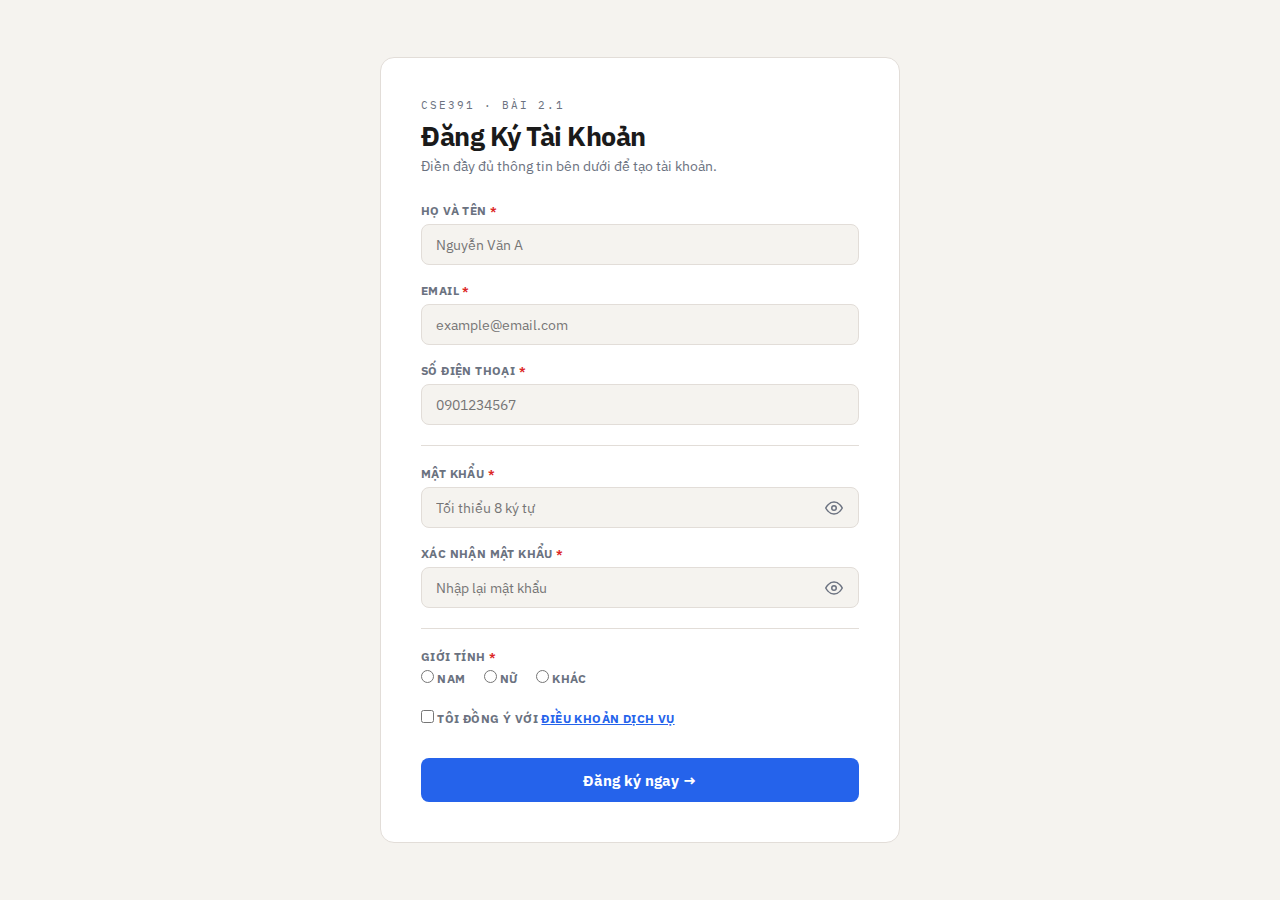
<file: th4/bai2_1.html>
<!DOCTYPE html>
<html lang="vi">
<head>
<meta charset="UTF-8">
<meta name="viewport" content="width=device-width, initial-scale=1.0">
<title>Bài 2.1 – Form Đăng Ký</title>
<link href="https://fonts.googleapis.com/css2?family=IBM+Plex+Sans:wght@300;400;500;600;700&family=IBM+Plex+Mono:wght@400;600&display=swap" rel="stylesheet">
<style>
  :root {
    --bg: #f5f3ef;
    --surface: #ffffff;
    --ink: #1a1a1a;
    --muted: #6b7280;
    --border: #e2ddd8;
    --accent: #2563eb;
    --err: #dc2626;
    --ok: #16a34a;
    --err-bg: #fef2f2;
    --ok-bg: #f0fdf4;
  }
  *, *::before, *::after { box-sizing: border-box; margin: 0; padding: 0; }
  body { font-family: 'IBM Plex Sans', sans-serif; background: var(--bg); color: var(--ink); min-height: 100vh; display: grid; place-items: center; padding: 40px 16px; }

  .card { background: var(--surface); border: 1px solid var(--border); border-radius: 14px; padding: 40px; width: 100%; max-width: 520px; }
  .page-label { font-family: 'IBM Plex Mono', monospace; font-size: 0.68rem; letter-spacing: 2px; text-transform: uppercase; color: var(--muted); margin-bottom: 6px; }
  h1 { font-size: 1.7rem; font-weight: 700; letter-spacing: -0.5px; margin-bottom: 4px; }
  .subtitle { color: var(--muted); font-size: 0.85rem; margin-bottom: 28px; }
  hr { border: none; border-top: 1px solid var(--border); margin: 20px 0; }

  /* Field */
  .field { margin-bottom: 18px; position: relative; }
  .field label { display: block; font-size: 0.75rem; font-weight: 700; letter-spacing: 0.4px; color: var(--muted); text-transform: uppercase; margin-bottom: 6px; }
  .required::after { content: ' *'; color: var(--err); font-size: 0.7rem; }

  input[type="text"], input[type="email"], input[type="tel"], input[type="password"] {
    width: 100%; padding: 10px 14px;
    border: 1.5px solid var(--border); border-radius: 8px;
    font-family: 'IBM Plex Sans', sans-serif; font-size: 0.9rem;
    background: var(--bg); color: var(--ink); outline: none;
    transition: border-color 0.2s, background 0.2s;
  }
  input:focus { border-color: var(--accent); background: #fff; }
  input.valid   { border-color: var(--ok); background: var(--ok-bg); }
  input.invalid { border-color: var(--err); background: var(--err-bg); }

  .pass-wrap { position: relative; }
  .pass-wrap input { padding-right: 44px; }
  .toggle-pass {
    position: absolute; right: 12px; top: 50%; transform: translateY(-50%);
    background: none; border: none; cursor: pointer; color: var(--muted);
    padding: 4px; display: grid; place-items: center; transition: color 0.15s;
  }
  .toggle-pass:hover { color: var(--ink); }

  .error-msg {
    display: none; color: var(--err); font-size: 0.78rem;
    margin-top: 5px; padding: 4px 0 0 2px;
    animation: shake 0.3s ease;
  }
  .error-msg.show { display: block; }
  @keyframes shake { 0%,100%{transform:translateX(0)} 25%{transform:translateX(-4px)} 75%{transform:translateX(4px)} }

  /* Radio & Checkbox */
  .radio-group, .checkbox-group { display: flex; gap: 18px; align-items: center; flex-wrap: wrap; }
  .radio-item, .chk-item { display: flex; align-items: center; gap: 7px; cursor: pointer; font-size: 0.875rem; }
  .radio-item input, .chk-item input { width: auto; margin: 0; accent-color: var(--accent); cursor: pointer; }

  /* Submit */
  .btn-submit {
    width: 100%; padding: 12px;
    background: var(--accent); color: #fff;
    border: none; border-radius: 8px;
    font-family: 'IBM Plex Sans', sans-serif;
    font-size: 0.95rem; font-weight: 700;
    cursor: pointer; transition: all 0.15s;
    margin-top: 8px;
  }
  .btn-submit:hover { opacity: 0.88; transform: translateY(-1px); }
  .btn-submit:active { transform: none; }

  /* Success */
  .success-box {
    display: none;
    text-align: center; padding: 48px 32px;
    animation: fadeIn 0.4s ease;
  }
  .success-box.show { display: block; }
  .success-icon { font-size: 3.5rem; margin-bottom: 14px; }
  .success-box h2 { font-size: 1.5rem; font-weight: 700; margin-bottom: 8px; }
  .success-box p { color: var(--muted); font-size: 0.9rem; }
  .success-box .name-display { font-family: 'IBM Plex Mono', monospace; color: var(--ok); font-size: 1.1rem; font-weight: 600; margin: 12px 0; display: block; }

  @keyframes fadeIn { from { opacity: 0; transform: scale(0.95); } to { opacity: 1; transform: none; } }
</style>
</head>
<body>
<div class="card">
  <!-- Form -->
  <div id="form-section">
    <p class="page-label">CSE391 · Bài 2.1</p>
    <h1>Đăng Ký Tài Khoản</h1>
    <p class="subtitle">Điền đầy đủ thông tin bên dưới để tạo tài khoản.</p>

    <form id="reg-form" novalidate>

      <!-- Họ và tên -->
      <div class="field">
        <label class="required" for="f-name">Họ và tên</label>
        <input type="text" id="f-name" placeholder="Nguyễn Văn A">
        <span class="error-msg" id="err-name"></span>
      </div>

      <!-- Email -->
      <div class="field">
        <label class="required" for="f-email">Email</label>
        <input type="email" id="f-email" placeholder="example@email.com">
        <span class="error-msg" id="err-email"></span>
      </div>

      <!-- SĐT -->
      <div class="field">
        <label class="required" for="f-phone">Số điện thoại</label>
        <input type="tel" id="f-phone" placeholder="0901234567">
        <span class="error-msg" id="err-phone"></span>
      </div>

      <hr>

      <!-- Mật khẩu -->
      <div class="field">
        <label class="required" for="f-pass">Mật khẩu</label>
        <div class="pass-wrap">
          <input type="password" id="f-pass" placeholder="Tối thiểu 8 ký tự">
          <button type="button" class="toggle-pass" onclick="togglePass('f-pass',this)" title="Hiện/ẩn mật khẩu">
            <svg width="18" height="18" fill="none" stroke="currentColor" stroke-width="2" viewBox="0 0 24 24"><path d="M1 12s4-8 11-8 11 8 11 8-4 8-11 8-11-8-11-8z"/><circle cx="12" cy="12" r="3"/></svg>
          </button>
        </div>
        <span class="error-msg" id="err-pass"></span>
      </div>

      <!-- Xác nhận mật khẩu -->
      <div class="field">
        <label class="required" for="f-pass2">Xác nhận mật khẩu</label>
        <div class="pass-wrap">
          <input type="password" id="f-pass2" placeholder="Nhập lại mật khẩu">
          <button type="button" class="toggle-pass" onclick="togglePass('f-pass2',this)" title="Hiện/ẩn mật khẩu">
            <svg width="18" height="18" fill="none" stroke="currentColor" stroke-width="2" viewBox="0 0 24 24"><path d="M1 12s4-8 11-8 11 8 11 8-4 8-11 8-11-8-11-8z"/><circle cx="12" cy="12" r="3"/></svg>
          </button>
        </div>
        <span class="error-msg" id="err-pass2"></span>
      </div>

      <hr>

      <!-- Giới tính -->
      <div class="field">
        <label class="required">Giới tính</label>
        <div class="radio-group" id="f-gender">
          <label class="radio-item"><input type="radio" name="gender" value="Nam"> Nam</label>
          <label class="radio-item"><input type="radio" name="gender" value="Nữ"> Nữ</label>
          <label class="radio-item"><input type="radio" name="gender" value="Khác"> Khác</label>
        </div>
        <span class="error-msg" id="err-gender"></span>
      </div>

      <!-- Điều khoản -->
      <div class="field">
        <div class="checkbox-group">
          <label class="chk-item">
            <input type="checkbox" id="f-terms">
            Tôi đồng ý với <a href="#" style="color:var(--accent)">Điều khoản dịch vụ</a>
          </label>
        </div>
        <span class="error-msg" id="err-terms"></span>
      </div>

      <button type="submit" class="btn-submit">Đăng ký ngay →</button>
    </form>
  </div>

  <!-- Success -->
  <div class="success-box" id="success-box">
    <div class="success-icon">🎉</div>
    <h2>Đăng ký thành công!</h2>
    <span class="name-display" id="success-name"></span>
    <p>Tài khoản của bạn đã được tạo. Chào mừng bạn!</p>
  </div>
</div>

<script>
  // ── Regex ──
  const RX_EMAIL = /^[^\s@]+@[^\s@]+\.[^\s@]+$/;
  const RX_PHONE = /^0[0-9]{9}$/;
  const RX_PASS  = /^(?=.*[a-z])(?=.*[A-Z])(?=.*\d).{8,}$/;
  const RX_NAME  = /^[a-zA-ZÀ-ỹ\s]+$/;

  // ── Helpers ──
  function showError(id, msg) {
    const el = document.getElementById('err-' + id);
    el.textContent = msg;
    el.classList.add('show');
    const inp = document.getElementById('f-' + id);
    if (inp && inp.tagName === 'INPUT') { inp.classList.remove('valid'); inp.classList.add('invalid'); }
  }
  function clearError(id) {
    const el = document.getElementById('err-' + id);
    if (el) { el.textContent = ''; el.classList.remove('show'); }
    const inp = document.getElementById('f-' + id);
    if (inp && inp.tagName === 'INPUT') inp.classList.remove('invalid');
  }
  function markValid(id) {
    clearError(id);
    const inp = document.getElementById('f-' + id);
    if (inp && inp.tagName === 'INPUT') inp.classList.add('valid');
  }

  // ── Validate từng trường ──
  function validateName() {
    const v = document.getElementById('f-name').value.trim();
    if (!v)           { showError('name', 'Họ tên không được để trống.'); return false; }
    if (v.length < 3) { showError('name', 'Họ tên phải có ít nhất 3 ký tự.'); return false; }
    if (!RX_NAME.test(v)) { showError('name', 'Họ tên chỉ được chứa chữ cái và khoảng trắng.'); return false; }
    markValid('name'); return true;
  }
  function validateEmail() {
    const v = document.getElementById('f-email').value.trim();
    if (!v)               { showError('email', 'Email không được để trống.'); return false; }
    if (!RX_EMAIL.test(v)) { showError('email', 'Email không đúng định dạng (vd: abc@domain.com).'); return false; }
    markValid('email'); return true;
  }
  function validatePhone() {
    const v = document.getElementById('f-phone').value.trim();
    if (!v)               { showError('phone', 'Số điện thoại không được để trống.'); return false; }
    if (!RX_PHONE.test(v)) { showError('phone', 'SĐT phải gồm 10 chữ số và bắt đầu bằng 0.'); return false; }
    markValid('phone'); return true;
  }
  function validatePass() {
    const v = document.getElementById('f-pass').value;
    if (!v)                { showError('pass', 'Mật khẩu không được để trống.'); return false; }
    if (!RX_PASS.test(v)) { showError('pass', 'Mật khẩu ≥ 8 ký tự, có chữ hoa, chữ thường và số.'); return false; }
    markValid('pass'); return true;
  }
  function validatePass2() {
    const p1 = document.getElementById('f-pass').value;
    const p2 = document.getElementById('f-pass2').value;
    if (!p2)       { showError('pass2', 'Vui lòng nhập lại mật khẩu.'); return false; }
    if (p1 !== p2) { showError('pass2', 'Mật khẩu xác nhận không khớp.'); return false; }
    markValid('pass2'); return true;
  }
  function validateGender() {
    const checked = document.querySelector('input[name="gender"]:checked');
    if (!checked) { showError('gender', 'Vui lòng chọn giới tính.'); return false; }
    clearError('gender'); return true;
  }
  function validateTerms() {
    if (!document.getElementById('f-terms').checked) {
      showError('terms', 'Bạn phải đồng ý với điều khoản dịch vụ.'); return false;
    }
    clearError('terms'); return true;
  }

  // ── Toggle password ──
  function togglePass(id, btn) {
    const inp = document.getElementById(id);
    inp.type = inp.type === 'password' ? 'text' : 'password';
    btn.style.color = inp.type === 'text' ? 'var(--accent)' : 'var(--muted)';
  }

  // ── Submit handler ──
  document.getElementById('reg-form').addEventListener('submit', function(e) {
    e.preventDefault();
    // Dùng & để ĐẢM BẢO tất cả hàm đều được gọi (không short-circuit)
    const ok = validateName() & validateEmail() & validatePhone()
             & validatePass() & validatePass2() & validateGender() & validateTerms();
    if (!ok) return;

    // Thành công
    const name = document.getElementById('f-name').value.trim();
    document.getElementById('form-section').style.display = 'none';
    document.getElementById('success-name').textContent   = name;
    document.getElementById('success-box').classList.add('show');
  });

  // ── Blur validate ──
  document.getElementById('f-name').addEventListener('blur',  validateName);
  document.getElementById('f-email').addEventListener('blur', validateEmail);
  document.getElementById('f-phone').addEventListener('blur', validatePhone);
  document.getElementById('f-pass').addEventListener('blur',  validatePass);
  document.getElementById('f-pass2').addEventListener('blur', validatePass2);
  document.querySelectorAll('input[name="gender"]').forEach(r => r.addEventListener('change', validateGender));
  document.getElementById('f-terms').addEventListener('change', validateTerms);

  // ── Input → clear error ──
  ['name','email','phone','pass','pass2'].forEach(id => {
    document.getElementById('f-' + id).addEventListener('input', () => clearError(id));
  });
</script>
</body>
</html>
</file>
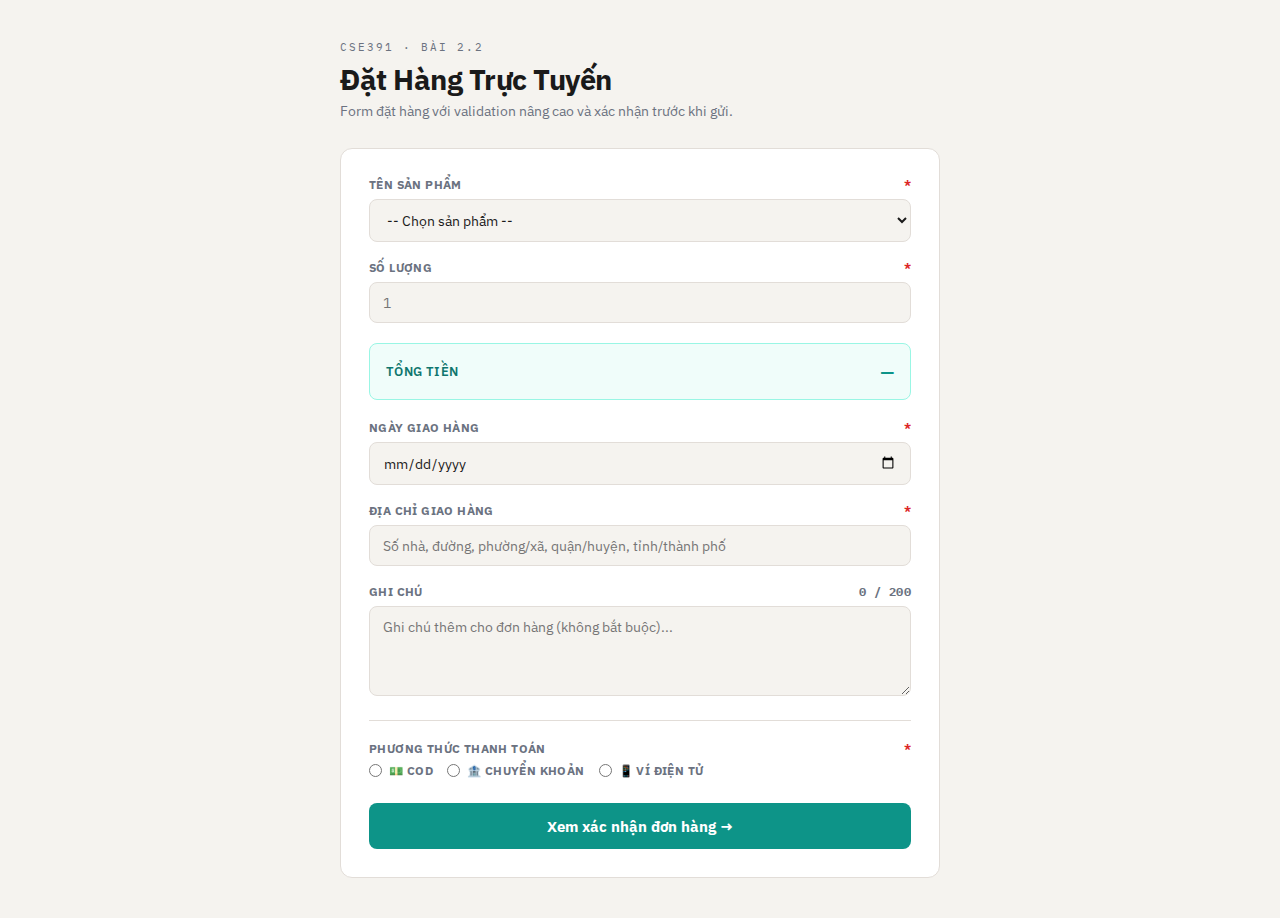
<file: th4/bai2_2.html>
<!DOCTYPE html>
<html lang="vi">
<head>
<meta charset="UTF-8">
<meta name="viewport" content="width=device-width, initial-scale=1.0">
<title>Bài 2.2 – Form Đặt Hàng</title>
<link href="https://fonts.googleapis.com/css2?family=IBM+Plex+Sans:wght@300;400;500;600;700&family=IBM+Plex+Mono:wght@400;600&display=swap" rel="stylesheet">
<style>
  :root {
    --bg: #f5f3ef;
    --surface: #ffffff;
    --ink: #1a1a1a;
    --muted: #6b7280;
    --border: #e2ddd8;
    --accent: #0d9488;
    --err: #dc2626;
    --ok: #16a34a;
    --err-bg: #fef2f2;
    --ok-bg: #f0fdf4;
    --warn: #d97706;
  }
  *, *::before, *::after { box-sizing: border-box; margin: 0; padding: 0; }
  body { font-family: 'IBM Plex Sans', sans-serif; background: var(--bg); color: var(--ink); min-height: 100vh; padding: 40px 16px; }
  .container { max-width: 600px; margin: 0 auto; }
  .page-label { font-family: 'IBM Plex Mono', monospace; font-size: 0.68rem; letter-spacing: 2px; text-transform: uppercase; color: var(--muted); margin-bottom: 6px; }
  h1 { font-size: 1.8rem; font-weight: 700; letter-spacing: -0.5px; margin-bottom: 4px; }
  .subtitle { color: var(--muted); font-size: 0.875rem; margin-bottom: 28px; }

  /* Card */
  .card { background: var(--surface); border: 1px solid var(--border); border-radius: 12px; padding: 28px; }

  /* Field */
  .field { margin-bottom: 18px; }
  .field label { display: flex; justify-content: space-between; align-items: center; font-size: 0.72rem; font-weight: 700; letter-spacing: 0.4px; color: var(--muted); text-transform: uppercase; margin-bottom: 7px; }
  .required::after { content: ' *'; color: var(--err); }

  input[type="text"], input[type="number"], input[type="date"], select, textarea {
    width: 100%; padding: 10px 13px;
    border: 1.5px solid var(--border); border-radius: 8px;
    font-family: 'IBM Plex Sans', sans-serif; font-size: 0.9rem;
    background: var(--bg); color: var(--ink); outline: none;
    transition: border-color 0.2s, background 0.2s;
  }
  input:focus, select:focus, textarea:focus { border-color: var(--accent); background: #fff; }
  input.valid, select.valid, textarea.valid     { border-color: var(--ok);  background: var(--ok-bg); }
  input.invalid, select.invalid, textarea.invalid { border-color: var(--err); background: var(--err-bg); }
  textarea { resize: vertical; min-height: 90px; }

  .error-msg { display: none; color: var(--err); font-size: 0.78rem; margin-top: 5px; }
  .error-msg.show { display: block; }

  .char-count { font-family: 'IBM Plex Mono', monospace; font-size: 0.72rem; color: var(--muted); }
  .char-count.over { color: var(--err); }

  /* Radio */
  .radio-group { display: flex; gap: 14px; flex-wrap: wrap; }
  .radio-item { display: flex; align-items: center; gap: 7px; font-size: 0.875rem; cursor: pointer; }
  .radio-item input { width: auto; accent-color: var(--accent); cursor: pointer; }

  /* Price box */
  .price-box {
    display: flex; align-items: center; justify-content: space-between;
    background: #f0fdfa; border: 1.5px solid #99f6e4;
    border-radius: 8px; padding: 14px 16px; margin: 20px 0;
  }
  .price-box .label { font-size: 0.8rem; font-weight: 600; color: #0f766e; text-transform: uppercase; letter-spacing: 0.4px; }
  .price-box .amount { font-family: 'IBM Plex Mono', monospace; font-size: 1.3rem; font-weight: 700; color: #0d9488; }

  hr { border: none; border-top: 1px solid var(--border); margin: 20px 0; }

  /* Submit */
  .btn-submit {
    width: 100%; padding: 13px; background: var(--accent); color: #fff;
    border: none; border-radius: 8px; font-family: 'IBM Plex Sans', sans-serif;
    font-size: 0.95rem; font-weight: 700; cursor: pointer; transition: all 0.15s;
  }
  .btn-submit:hover { opacity: 0.88; transform: translateY(-1px); }

  /* Confirm modal */
  .modal-overlay {
    display: none; position: fixed; inset: 0;
    background: rgba(0,0,0,0.35); backdrop-filter: blur(4px);
    z-index: 100; place-items: center;
  }
  .modal-overlay.show { display: grid; animation: fadeIn 0.2s ease; }
  .modal {
    background: var(--surface); border-radius: 14px;
    padding: 32px; max-width: 420px; width: 90%;
    box-shadow: 0 20px 60px rgba(0,0,0,0.2);
  }
  .modal h3 { font-size: 1.1rem; font-weight: 700; margin-bottom: 16px; }
  .modal-row { display: flex; justify-content: space-between; padding: 8px 0; border-bottom: 1px solid var(--border); font-size: 0.875rem; }
  .modal-row:last-of-type { border-bottom: none; }
  .modal-row .k { color: var(--muted); }
  .modal-row .v { font-weight: 600; text-align: right; }
  .modal-total { display: flex; justify-content: space-between; margin-top: 12px; padding-top: 12px; border-top: 2px solid var(--border); }
  .modal-total .k { font-weight: 700; }
  .modal-total .v { font-family: 'IBM Plex Mono', monospace; font-size: 1.1rem; font-weight: 700; color: var(--accent); }
  .modal-actions { display: flex; gap: 10px; margin-top: 20px; }
  .btn-confirm { flex: 1; padding: 11px; background: var(--accent); color: #fff; border: none; border-radius: 7px; font-family: 'IBM Plex Sans', sans-serif; font-weight: 700; font-size: 0.9rem; cursor: pointer; transition: opacity 0.15s; }
  .btn-confirm:hover { opacity: 0.88; }
  .btn-cancel  { flex: 1; padding: 11px; background: var(--bg); color: var(--ink); border: 1.5px solid var(--border); border-radius: 7px; font-family: 'IBM Plex Sans', sans-serif; font-weight: 600; font-size: 0.9rem; cursor: pointer; }

  /* Success */
  .success-box { display: none; text-align: center; padding: 50px 24px; animation: fadeIn 0.4s ease; }
  .success-box.show { display: block; }
  .success-icon { font-size: 3.5rem; margin-bottom: 14px; }
  .success-box h2 { font-size: 1.5rem; font-weight: 700; margin-bottom: 8px; }
  .success-box p { color: var(--muted); font-size: 0.875rem; line-height: 1.6; }
  .order-code { font-family: 'IBM Plex Mono', monospace; font-size: 1rem; font-weight: 700; color: var(--accent); background: #f0fdfa; border: 1.5px solid #99f6e4; padding: 8px 18px; border-radius: 6px; display: inline-block; margin: 14px 0; }

  @keyframes fadeIn { from { opacity: 0; transform: scale(0.96); } to { opacity: 1; transform: none; } }
</style>
</head>
<body>
<div class="container">
  <p class="page-label">CSE391 · Bài 2.2</p>
  <h1>Đặt Hàng Trực Tuyến</h1>
  <p class="subtitle">Form đặt hàng với validation nâng cao và xác nhận trước khi gửi.</p>

  <!-- Form -->
  <div class="card" id="form-section">
    <form id="order-form" novalidate>

      <!-- Sản phẩm -->
      <div class="field">
        <label class="required" for="f-product">Tên sản phẩm</label>
        <select id="f-product">
          <option value="">-- Chọn sản phẩm --</option>
          <option value="Áo thun">Áo thun</option>
          <option value="Quần jeans">Quần jeans</option>
          <option value="Giày sneaker">Giày sneaker</option>
          <option value="Túi xách">Túi xách</option>
          <option value="Đồng hồ">Đồng hồ</option>
        </select>
        <span class="error-msg" id="err-product"></span>
      </div>

      <!-- Số lượng -->
      <div class="field">
        <label class="required" for="f-qty">Số lượng</label>
        <input type="number" id="f-qty" placeholder="1" min="1" max="99">
        <span class="error-msg" id="err-qty"></span>
      </div>

      <!-- Tổng tiền -->
      <div class="price-box">
        <span class="label">Tổng tiền</span>
        <span class="amount" id="price-display">—</span>
      </div>

      <!-- Ngày giao -->
      <div class="field">
        <label class="required" for="f-date">Ngày giao hàng</label>
        <input type="date" id="f-date">
        <span class="error-msg" id="err-date"></span>
      </div>

      <!-- Địa chỉ -->
      <div class="field">
        <label class="required" for="f-addr">Địa chỉ giao hàng</label>
        <input type="text" id="f-addr" placeholder="Số nhà, đường, phường/xã, quận/huyện, tỉnh/thành phố">
        <span class="error-msg" id="err-addr"></span>
      </div>

      <!-- Ghi chú -->
      <div class="field">
        <label for="f-note">
          <span>Ghi chú</span>
          <span class="char-count" id="char-count">0 / 200</span>
        </label>
        <textarea id="f-note" placeholder="Ghi chú thêm cho đơn hàng (không bắt buộc)..."></textarea>
        <span class="error-msg" id="err-note"></span>
      </div>

      <hr>

      <!-- Thanh toán -->
      <div class="field">
        <label class="required">Phương thức thanh toán</label>
        <div class="radio-group" id="f-payment">
          <label class="radio-item"><input type="radio" name="payment" value="COD"> 💵 COD</label>
          <label class="radio-item"><input type="radio" name="payment" value="Chuyển khoản"> 🏦 Chuyển khoản</label>
          <label class="radio-item"><input type="radio" name="payment" value="Ví điện tử"> 📱 Ví điện tử</label>
        </div>
        <span class="error-msg" id="err-payment"></span>
      </div>

      <button type="submit" class="btn-submit">Xem xác nhận đơn hàng →</button>
    </form>
  </div>

  <!-- Success -->
  <div class="card success-box" id="success-box">
    <div class="success-icon">✅</div>
    <h2>Đặt hàng thành công!</h2>
    <div class="order-code" id="order-code"></div>
    <p id="success-detail"></p>
  </div>
</div>

<!-- Modal xác nhận -->
<div class="modal-overlay" id="modal">
  <div class="modal">
    <h3>📋 Xác nhận đơn hàng</h3>
    <div class="modal-row"><span class="k">Sản phẩm</span>  <span class="v" id="m-product"></span></div>
    <div class="modal-row"><span class="k">Số lượng</span>  <span class="v" id="m-qty"></span></div>
    <div class="modal-row"><span class="k">Ngày giao</span> <span class="v" id="m-date"></span></div>
    <div class="modal-row"><span class="k">Địa chỉ</span>   <span class="v" id="m-addr" style="max-width:220px"></span></div>
    <div class="modal-row"><span class="k">Thanh toán</span><span class="v" id="m-pay"></span></div>
    <div class="modal-total"><span class="k">Tổng tiền</span><span class="v" id="m-total"></span></div>
    <div class="modal-actions">
      <button class="btn-cancel"  onclick="closeModal()">Hủy</button>
      <button class="btn-confirm" onclick="confirmOrder()">Xác nhận đặt hàng</button>
    </div>
  </div>
</div>

<script>
  // ── Bảng giá ──
  const PRICES = {
    'Áo thun':     150_000,
    'Quần jeans':  350_000,
    'Giày sneaker':890_000,
    'Túi xách':    420_000,
    'Đồng hồ':    1_200_000,
  };

  function vnd(n) { return n.toLocaleString('vi-VN') + ' ₫'; }

  // ── Tổng tiền realtime ──
  function updatePrice() {
    const prod = document.getElementById('f-product').value;
    const qty  = parseInt(document.getElementById('f-qty').value) || 0;
    const el   = document.getElementById('price-display');
    if (prod && PRICES[prod] && qty > 0) {
      el.textContent = vnd(PRICES[prod] * qty);
    } else {
      el.textContent = '—';
    }
  }
  document.getElementById('f-product').addEventListener('change', updatePrice);
  document.getElementById('f-qty').addEventListener('input', updatePrice);

  // ── Đếm ký tự ghi chú ──
  document.getElementById('f-note').addEventListener('input', function() {
    const len  = this.value.length;
    const ccEl = document.getElementById('char-count');
    ccEl.textContent = `${len} / 200`;
    ccEl.className   = len > 200 ? 'char-count over' : 'char-count';
    if (len > 200) showError('note', `Ghi chú quá dài (${len}/200 ký tự).`);
    else clearError('note');
  });

  // ── Set min/max date ──
  (function setDateConstraints() {
    const today = new Date();
    const max   = new Date(); max.setDate(today.getDate() + 30);
    const fmt   = d => d.toISOString().split('T')[0];
    const inp   = document.getElementById('f-date');
    // +1 ngày từ hôm nay là ngày giao sớm nhất
    const minD  = new Date(); minD.setDate(today.getDate() + 1);
    inp.min = fmt(minD);
    inp.max = fmt(max);
  })();

  // ── Helpers ──
  function showError(id, msg) {
    const e = document.getElementById('err-' + id); e.textContent = msg; e.classList.add('show');
    const i = document.getElementById('f-' + id);
    if (i) { i.classList.remove('valid'); i.classList.add('invalid'); }
  }
  function clearError(id) {
    const e = document.getElementById('err-' + id); if(e){e.textContent=''; e.classList.remove('show');}
    const i = document.getElementById('f-' + id); if(i) i.classList.remove('invalid');
  }
  function markValid(id) {
    clearError(id);
    const i = document.getElementById('f-' + id); if(i){ i.classList.remove('invalid'); i.classList.add('valid'); }
  }

  // ── Validate từng trường ──
  function validateProduct() {
    const v = document.getElementById('f-product').value;
    if (!v) { showError('product','Vui lòng chọn sản phẩm.'); return false; }
    markValid('product'); return true;
  }
  function validateQty() {
    const v = parseInt(document.getElementById('f-qty').value);
    if (isNaN(v) || v < 1)  { showError('qty','Số lượng tối thiểu là 1.'); return false; }
    if (v > 99)              { showError('qty','Số lượng tối đa là 99.'); return false; }
    markValid('qty'); return true;
  }
  function validateDate() {
    const v = document.getElementById('f-date').value;
    if (!v) { showError('date','Vui lòng chọn ngày giao hàng.'); return false; }
    const chosen  = new Date(v);
    const today   = new Date(); today.setHours(0,0,0,0);
    const maxDate = new Date(); maxDate.setDate(today.getDate() + 30); maxDate.setHours(23,59,59,999);
    if (chosen <= today)    { showError('date','Ngày giao phải là ngày trong tương lai.'); return false; }
    if (chosen > maxDate)   { showError('date','Ngày giao không được quá 30 ngày kể từ hôm nay.'); return false; }
    markValid('date'); return true;
  }
  function validateAddr() {
    const v = document.getElementById('f-addr').value.trim();
    if (!v)          { showError('addr','Địa chỉ không được để trống.'); return false; }
    if (v.length<10) { showError('addr','Địa chỉ phải có ít nhất 10 ký tự.'); return false; }
    markValid('addr'); return true;
  }
  function validateNote() {
    const v = document.getElementById('f-note').value;
    if (v.length > 200) { showError('note',`Ghi chú quá dài (${v.length}/200 ký tự).`); return false; }
    clearError('note'); return true;
  }
  function validatePayment() {
    const checked = document.querySelector('input[name="payment"]:checked');
    if (!checked) { showError('payment','Vui lòng chọn phương thức thanh toán.'); return false; }
    clearError('payment'); return true;
  }

  // ── Blur events ──
  document.getElementById('f-product').addEventListener('blur', validateProduct);
  document.getElementById('f-qty').addEventListener('blur',  validateQty);
  document.getElementById('f-date').addEventListener('blur', validateDate);
  document.getElementById('f-addr').addEventListener('blur', validateAddr);
  document.querySelectorAll('input[name="payment"]').forEach(r => r.addEventListener('change', validatePayment));

  // ── Clear on input ──
  ['product','qty','date','addr'].forEach(id => {
    const el = document.getElementById('f-' + id);
    if (el) el.addEventListener('input', () => clearError(id));
  });

  // ── Submit ──
  document.getElementById('order-form').addEventListener('submit', function(e) {
    e.preventDefault();
    const ok = validateProduct() & validateQty() & validateDate()
             & validateAddr()    & validateNote() & validatePayment();
    if (!ok) return;
    showModal();
  });

  // ── Modal ──
  function showModal() {
    const prod = document.getElementById('f-product').value;
    const qty  = parseInt(document.getElementById('f-qty').value);
    const date = document.getElementById('f-date').value;
    const addr = document.getElementById('f-addr').value.trim();
    const pay  = document.querySelector('input[name="payment"]:checked').value;
    const total= PRICES[prod] * qty;

    document.getElementById('m-product').textContent = prod;
    document.getElementById('m-qty').textContent     = qty + ' cái';
    document.getElementById('m-date').textContent    = formatDate(date);
    document.getElementById('m-addr').textContent    = addr;
    document.getElementById('m-pay').textContent     = pay;
    document.getElementById('m-total').textContent   = vnd(total);

    document.getElementById('modal').classList.add('show');
  }

  function closeModal() {
    document.getElementById('modal').classList.remove('show');
  }

  function confirmOrder() {
    closeModal();
    const prod  = document.getElementById('f-product').value;
    const qty   = parseInt(document.getElementById('f-qty').value);
    const date  = document.getElementById('f-date').value;
    const total = PRICES[prod] * qty;
    const code  = 'DH' + Date.now().toString().slice(-8);

    document.getElementById('order-code').textContent  = '#' + code;
    document.getElementById('success-detail').innerHTML = `
      <strong>${qty} × ${prod}</strong><br>
      Tổng: <strong>${vnd(total)}</strong><br>
      Giao ngày: <strong>${formatDate(date)}</strong>
    `;
    document.getElementById('form-section').style.display = 'none';
    document.getElementById('success-box').classList.add('show');
    window.scrollTo({ top: 0, behavior: 'smooth' });
  }

  function formatDate(str) {
    const [y,m,d] = str.split('-');
    return `${d}/${m}/${y}`;
  }
</script>
</body>
</html>
</file>
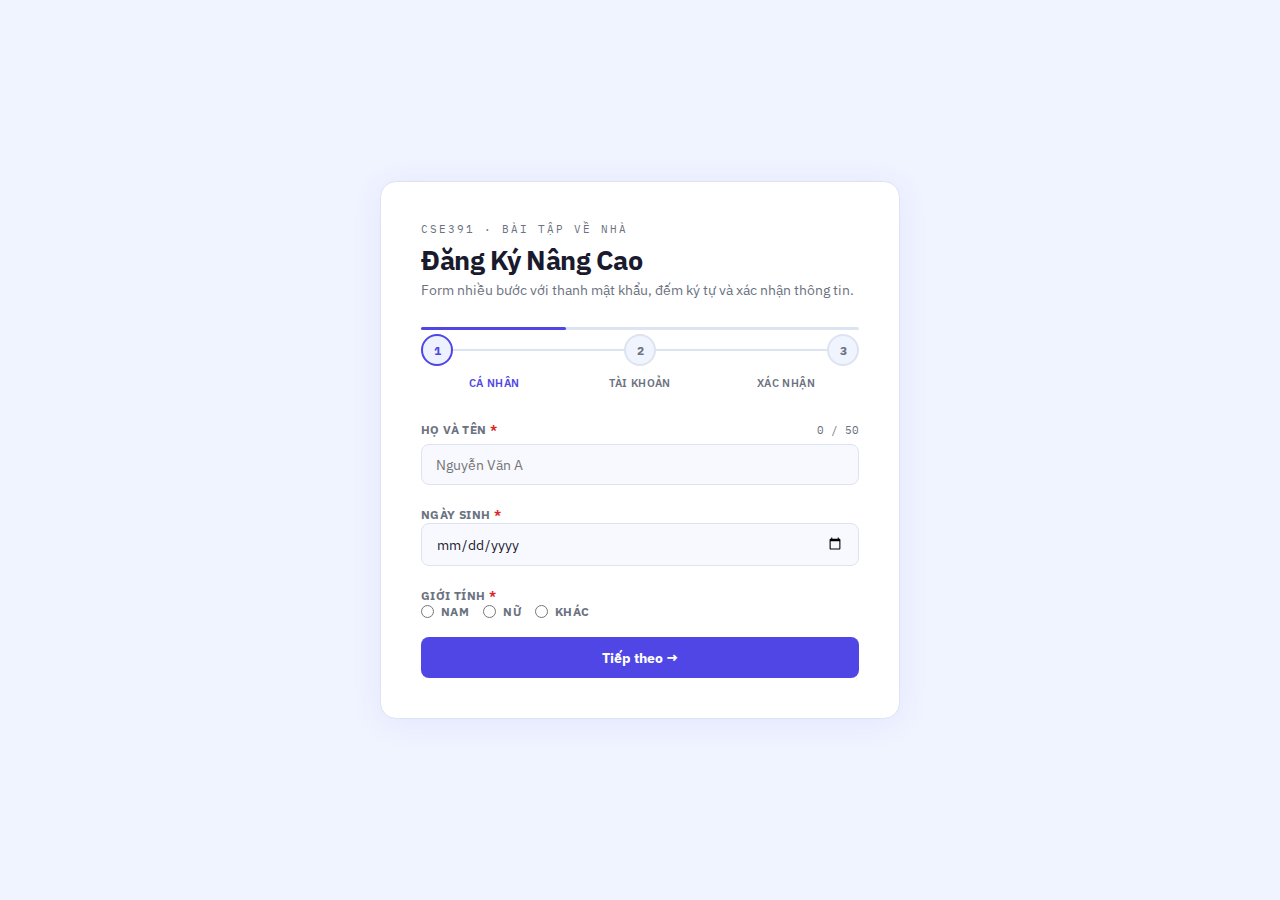
<file: th4/btvn.html>
<!DOCTYPE html>
<html lang="vi">
<head>
<meta charset="UTF-8">
<meta name="viewport" content="width=device-width, initial-scale=1.0">
<title>BTVN – Nâng Cao Form</title>
<link href="https://fonts.googleapis.com/css2?family=IBM+Plex+Sans:wght@300;400;500;600;700&family=IBM+Plex+Mono:wght@400;600&display=swap" rel="stylesheet">
<style>
  :root {
    --bg: #f0f4ff;
    --surface: #ffffff;
    --ink: #1a1a2e;
    --muted: #6b7280;
    --border: #dde3f0;
    --accent: #4f46e5;
    --err: #dc2626;
    --ok: #16a34a;
    --err-bg: #fef2f2;
    --ok-bg: #f0fdf4;
    --step-done: #4f46e5;
  }
  *, *::before, *::after { box-sizing: border-box; margin: 0; padding: 0; }
  body { font-family: 'IBM Plex Sans', sans-serif; background: var(--bg); color: var(--ink); min-height: 100vh; display: grid; place-items: center; padding: 40px 16px; }
  .card { background: var(--surface); border: 1px solid var(--border); border-radius: 16px; padding: 40px; width: 100%; max-width: 520px; box-shadow: 0 4px 32px rgba(79,70,229,0.08); }

  /* Progress */
  .progress-wrap { margin-bottom: 32px; }
  .steps-row { display: flex; align-items: center; gap: 0; margin-bottom: 10px; }
  .step-dot {
    width: 32px; height: 32px; border-radius: 50%; flex-shrink: 0;
    display: grid; place-items: center; font-size: 0.78rem; font-weight: 700;
    border: 2px solid var(--border); color: var(--muted); background: var(--bg);
    transition: all 0.3s;
  }
  .step-dot.active  { border-color: var(--accent); color: var(--accent); background: #eef2ff; }
  .step-dot.done    { border-color: var(--accent); background: var(--accent); color: #fff; }
  .step-line { flex: 1; height: 2px; background: var(--border); transition: background 0.3s; }
  .step-line.done { background: var(--accent); }
  .step-labels { display: grid; grid-template-columns: 1fr 1fr 1fr; text-align: center; }
  .step-label { font-size: 0.7rem; font-weight: 600; color: var(--muted); text-transform: uppercase; letter-spacing: 0.4px; }
  .step-label.active { color: var(--accent); }
  .step-label.done   { color: var(--ok); }
  .progress-bar-bg { height: 3px; background: var(--border); border-radius: 2px; margin-bottom: 4px; }
  .progress-bar-fill { height: 100%; background: var(--accent); border-radius: 2px; transition: width 0.4s ease; }

  /* Page header */
  .page-label { font-family: 'IBM Plex Mono', monospace; font-size: 0.68rem; letter-spacing: 2px; text-transform: uppercase; color: var(--muted); margin-bottom: 6px; }
  h1 { font-size: 1.7rem; font-weight: 700; letter-spacing: -0.5px; margin-bottom: 4px; }
  .subtitle { color: var(--muted); font-size: 0.85rem; margin-bottom: 28px; }

  /* Field */
  .field { margin-bottom: 18px; }
  .field-header { display: flex; justify-content: space-between; align-items: center; margin-bottom: 7px; }
  .field label { font-size: 0.72rem; font-weight: 700; letter-spacing: 0.4px; color: var(--muted); text-transform: uppercase; }
  .required::after { content: ' *'; color: var(--err); }
  .field-meta { font-family: 'IBM Plex Mono', monospace; font-size: 0.7rem; color: var(--muted); }
  .field-meta.over { color: var(--err); }

  input[type="text"], input[type="email"], input[type="password"], input[type="date"], select {
    width: 100%; padding: 10px 14px;
    border: 1.5px solid var(--border); border-radius: 8px;
    font-family: 'IBM Plex Sans', sans-serif; font-size: 0.9rem;
    background: #f8f9ff; color: var(--ink); outline: none;
    transition: border-color 0.2s, background 0.2s;
  }
  input:focus, select:focus { border-color: var(--accent); background: #fff; }
  input.valid   { border-color: var(--ok);  background: var(--ok-bg); }
  input.invalid { border-color: var(--err); background: var(--err-bg); }

  .pass-wrap { position: relative; }
  .pass-wrap input { padding-right: 44px; }
  .toggle-pass {
    position: absolute; right: 12px; top: 50%; transform: translateY(-50%);
    background: none; border: none; cursor: pointer; color: var(--muted);
    padding: 4px; display: grid; place-items: center; transition: color 0.15s;
  }
  .toggle-pass:hover { color: var(--accent); }

  /* Password strength */
  .strength-bar { display: flex; gap: 4px; margin-top: 7px; }
  .strength-seg { flex: 1; height: 4px; border-radius: 2px; background: var(--border); transition: background 0.3s; }
  .strength-label { font-size: 0.72rem; margin-top: 4px; font-weight: 600; transition: color 0.3s; }

  .strength-0 .strength-seg                { background: var(--border); }
  .strength-1 .strength-seg:nth-child(1)   { background: var(--err); }
  .strength-2 .strength-seg:nth-child(-n+2) { background: var(--warn, #d97706); }
  .strength-3 .strength-seg                 { background: var(--ok); }

  .strength-label.s0 { color: var(--muted); }
  .strength-label.s1 { color: var(--err); }
  .strength-label.s2 { color: #d97706; }
  .strength-label.s3 { color: var(--ok); }

  .error-msg { display: none; color: var(--err); font-size: 0.78rem; margin-top: 5px; }
  .error-msg.show { display: block; }

  /* Radio */
  .radio-group { display: flex; gap: 14px; flex-wrap: wrap; }
  .radio-item  { display: flex; align-items: center; gap: 7px; font-size: 0.875rem; cursor: pointer; }
  .radio-item input { width: auto; accent-color: var(--accent); cursor: pointer; }

  /* Buttons */
  .btn-row { display: flex; gap: 10px; margin-top: 8px; }
  .btn { padding: 11px 24px; border-radius: 8px; font-family: 'IBM Plex Sans', sans-serif; font-weight: 700; font-size: 0.9rem; cursor: pointer; transition: all 0.15s; border: none; }
  .btn-primary { background: var(--accent); color: #fff; flex: 1; }
  .btn-primary:hover { opacity: 0.88; transform: translateY(-1px); }
  .btn-secondary { background: #f0f4ff; color: var(--ink); border: 1.5px solid var(--border); }
  .btn-secondary:hover { border-color: var(--accent); }
  .btn:disabled { opacity: 0.4; cursor: not-allowed; transform: none !important; }

  /* Step panels */
  .step-panel { display: none; animation: slideIn 0.25s ease; }
  .step-panel.active { display: block; }
  @keyframes slideIn { from { opacity: 0; transform: translateX(12px); } to { opacity: 1; transform: none; } }

  /* Review panel */
  .review-section { margin-bottom: 18px; }
  .review-section h4 { font-size: 0.7rem; font-weight: 700; letter-spacing: 1px; text-transform: uppercase; color: var(--muted); margin-bottom: 10px; padding-bottom: 6px; border-bottom: 1px solid var(--border); }
  .review-row { display: flex; justify-content: space-between; padding: 7px 0; border-bottom: 1px solid #f0f4ff; font-size: 0.875rem; }
  .review-row .k { color: var(--muted); }
  .review-row .v { font-weight: 600; }

  /* Success */
  .success-box { display: none; text-align: center; padding: 40px 0; animation: fadeIn 0.4s ease; }
  .success-box.show { display: block; }
  .success-icon { font-size: 3.5rem; margin-bottom: 14px; }
  .success-box h2 { font-size: 1.5rem; font-weight: 700; margin-bottom: 8px; }
  .success-box p { color: var(--muted); font-size: 0.875rem; }
  .success-name { display: inline-block; margin: 8px 0; font-family: 'IBM Plex Mono', monospace; color: var(--accent); font-size: 1rem; background: #eef2ff; padding: 6px 16px; border-radius: 6px; }

  @keyframes fadeIn { from { opacity: 0; transform: scale(0.96); } to { opacity: 1; transform: none; } }
  hr { border: none; border-top: 1px solid var(--border); margin: 16px 0; }
</style>
</head>
<body>
<div class="card">
  <p class="page-label">CSE391 · Bài Tập Về Nhà</p>
  <h1>Đăng Ký Nâng Cao</h1>
  <p class="subtitle">Form nhiều bước với thanh mật khẩu, đếm ký tự và xác nhận thông tin.</p>

  <!-- Progress -->
  <div class="progress-wrap">
    <div class="progress-bar-bg"><div class="progress-bar-fill" id="prog-fill" style="width:33%"></div></div>
    <div class="steps-row">
      <div class="step-dot active" id="dot-1">1</div>
      <div class="step-line"       id="line-1"></div>
      <div class="step-dot"        id="dot-2">2</div>
      <div class="step-line"       id="line-2"></div>
      <div class="step-dot"        id="dot-3">3</div>
    </div>
    <div class="step-labels">
      <span class="step-label active" id="lbl-1">Cá nhân</span>
      <span class="step-label"        id="lbl-2">Tài khoản</span>
      <span class="step-label"        id="lbl-3">Xác nhận</span>
    </div>
  </div>

  <!-- BƯỚC 1: Thông tin cá nhân -->
  <div class="step-panel active" id="step-1">
    <div class="field">
      <div class="field-header">
        <label class="required" for="s1-name">Họ và tên</label>
        <span class="field-meta" id="meta-name">0 / 50</span>
      </div>
      <input type="text" id="s1-name" placeholder="Nguyễn Văn A" maxlength="60">
      <span class="error-msg" id="err-s1name"></span>
    </div>
    <div class="field">
      <label class="required" for="s1-dob">Ngày sinh</label>
      <input type="date" id="s1-dob">
      <span class="error-msg" id="err-s1dob"></span>
    </div>
    <div class="field">
      <label class="required">Giới tính</label>
      <div class="radio-group" id="s1-gender">
        <label class="radio-item"><input type="radio" name="gender" value="Nam"> Nam</label>
        <label class="radio-item"><input type="radio" name="gender" value="Nữ"> Nữ</label>
        <label class="radio-item"><input type="radio" name="gender" value="Khác"> Khác</label>
      </div>
      <span class="error-msg" id="err-s1gender"></span>
    </div>
    <div class="btn-row">
      <button class="btn btn-primary" onclick="goStep(2)">Tiếp theo →</button>
    </div>
  </div>

  <!-- BƯỚC 2: Tài khoản -->
  <div class="step-panel" id="step-2">
    <div class="field">
      <label class="required" for="s2-email">Email</label>
      <input type="text" id="s2-email" placeholder="example@email.com">
      <span class="error-msg" id="err-s2email"></span>
    </div>
    <div class="field">
      <label class="required" for="s2-pass">Mật khẩu</label>
      <div class="pass-wrap">
        <input type="password" id="s2-pass" placeholder="Tối thiểu 8 ký tự">
        <button type="button" class="toggle-pass" onclick="togglePass('s2-pass',this)" title="Hiện/ẩn">
          <svg width="17" height="17" fill="none" stroke="currentColor" stroke-width="2" viewBox="0 0 24 24"><path d="M1 12s4-8 11-8 11 8 11 8-4 8-11 8-11-8-11-8z"/><circle cx="12" cy="12" r="3"/></svg>
        </button>
      </div>
      <div class="strength-bar strength-0" id="strength-bar">
        <div class="strength-seg"></div>
        <div class="strength-seg"></div>
        <div class="strength-seg"></div>
      </div>
      <div class="strength-label s0" id="strength-label">Độ mạnh mật khẩu</div>
      <span class="error-msg" id="err-s2pass"></span>
    </div>
    <div class="field">
      <label class="required" for="s2-pass2">Xác nhận mật khẩu</label>
      <div class="pass-wrap">
        <input type="password" id="s2-pass2" placeholder="Nhập lại mật khẩu">
        <button type="button" class="toggle-pass" onclick="togglePass('s2-pass2',this)" title="Hiện/ẩn">
          <svg width="17" height="17" fill="none" stroke="currentColor" stroke-width="2" viewBox="0 0 24 24"><path d="M1 12s4-8 11-8 11 8 11 8-4 8-11 8-11-8-11-8z"/><circle cx="12" cy="12" r="3"/></svg>
        </button>
      </div>
      <span class="error-msg" id="err-s2pass2"></span>
    </div>
    <div class="btn-row">
      <button class="btn btn-secondary" onclick="goStep(1)">← Quay lại</button>
      <button class="btn btn-primary"   onclick="goStep(3)">Tiếp theo →</button>
    </div>
  </div>

  <!-- BƯỚC 3: Xác nhận -->
  <div class="step-panel" id="step-3">
    <div id="review-content"></div>
    <div class="btn-row">
      <button class="btn btn-secondary" onclick="goStep(2)">← Quay lại</button>
      <button class="btn btn-primary"   onclick="submitForm()">Hoàn tất đăng ký ✓</button>
    </div>
  </div>

  <!-- Success -->
  <div class="success-box" id="success-box">
    <div class="success-icon">🎉</div>
    <h2>Đăng ký thành công!</h2>
    <span class="success-name" id="success-name"></span>
    <p>Tài khoản của bạn đã được tạo thành công!</p>
  </div>
</div>

<script>
  // ── Regex ──
  const RX_EMAIL = /^[^\s@]+@[^\s@]+\.[^\s@]+$/;
  const RX_PASS  = /^(?=.*[a-z])(?=.*[A-Z])(?=.*\d).{8,}$/;
  const RX_NAME  = /^[a-zA-ZÀ-ỹ\s]+$/;

  let currentStep = 1;

  // ── Đếm ký tự họ tên ──
  document.getElementById('s1-name').addEventListener('input', function() {
    const len = this.value.length;
    const meta = document.getElementById('meta-name');
    meta.textContent = `${len} / 50`;
    meta.className = len > 50 ? 'field-meta over' : 'field-meta';
    clearErr('s1name');
  });

  // ── Password strength ──
  document.getElementById('s2-pass').addEventListener('input', function() {
    updateStrength(this.value);
    clearErr('s2pass');
  });

  function updateStrength(pass) {
    const bar   = document.getElementById('strength-bar');
    const label = document.getElementById('strength-label');
    let score = 0;
    if (pass.length >= 8) score++;
    if (/[A-Z]/.test(pass) && /[a-z]/.test(pass)) score++;
    if (/\d/.test(pass) && /[^a-zA-Z0-9]/.test(pass)) score++;
    else if (/\d/.test(pass) || /[^a-zA-Z0-9]/.test(pass)) score = Math.max(score, pass.length >= 8 ? 1 : 0);

    // Simple scoring
    let lvl = 0;
    if (!pass) lvl = 0;
    else if (pass.length < 6) lvl = 1;
    else if (RX_PASS.test(pass) && pass.length >= 12) lvl = 3;
    else if (RX_PASS.test(pass)) lvl = 2;
    else lvl = 1;

    bar.className = `strength-bar strength-${lvl}`;
    const texts = ['Độ mạnh mật khẩu', 'Yếu', 'Trung bình', 'Mạnh'];
    const cls   = ['s0','s1','s2','s3'];
    label.textContent = texts[lvl];
    label.className   = `strength-label ${cls[lvl]}`;
  }

  // ── Toggle password ──
  function togglePass(id, btn) {
    const inp = document.getElementById(id);
    inp.type = inp.type === 'password' ? 'text' : 'password';
    btn.style.color = inp.type === 'text' ? 'var(--accent)' : 'var(--muted)';
  }

  // ── Validate bước 1 ──
  function validateStep1() {
    let ok = true;

    const name = document.getElementById('s1-name').value.trim();
    if (!name)              { showErr('s1name','Họ tên không được trống.'); ok=false; }
    else if (name.length<3) { showErr('s1name','Tối thiểu 3 ký tự.'); ok=false; }
    else if (name.length>50){ showErr('s1name','Tối đa 50 ký tự.'); ok=false; }
    else if (!RX_NAME.test(name)){ showErr('s1name','Chỉ chứa chữ cái và khoảng trắng.'); ok=false; }
    else markInpValid('s1-name');

    const dob = document.getElementById('s1-dob').value;
    if (!dob) { showErr('s1dob','Vui lòng chọn ngày sinh.'); ok=false; }
    else {
      const d = new Date(dob);
      const now = new Date();
      const age = (now - d) / (365.25*24*3600*1000);
      if (age < 10 || age > 120) { showErr('s1dob','Ngày sinh không hợp lệ.'); ok=false; }
      else markInpValid('s1-dob');
    }

    const g = document.querySelector('input[name="gender"]:checked');
    if (!g) { showErr('s1gender','Vui lòng chọn giới tính.'); ok=false; }
    else clearErr('s1gender');

    return ok;
  }

  // ── Validate bước 2 ──
  function validateStep2() {
    let ok = true;

    const em = document.getElementById('s2-email').value.trim();
    if (!em)               { showErr('s2email','Email không trống.'); ok=false; }
    else if (!RX_EMAIL.test(em)) { showErr('s2email','Email không đúng định dạng.'); ok=false; }
    else markInpValid('s2-email');

    const p = document.getElementById('s2-pass').value;
    if (!p)               { showErr('s2pass','Mật khẩu không trống.'); ok=false; }
    else if (!RX_PASS.test(p)) { showErr('s2pass','≥8 ký tự, có chữ hoa, chữ thường, số.'); ok=false; }
    else markInpValid('s2-pass');

    const p2 = document.getElementById('s2-pass2').value;
    if (!p2)       { showErr('s2pass2','Nhập lại mật khẩu.'); ok=false; }
    else if (p!==p2){ showErr('s2pass2','Mật khẩu không khớp.'); ok=false; }
    else markInpValid('s2-pass2');

    return ok;
  }

  // ── Render review ──
  function renderReview() {
    const name   = document.getElementById('s1-name').value.trim();
    const dob    = document.getElementById('s1-dob').value;
    const gender = document.querySelector('input[name="gender"]:checked')?.value || '—';
    const email  = document.getElementById('s2-email').value.trim();
    const [y,m,d] = dob.split('-');
    const dobFmt  = `${d}/${m}/${y}`;

    document.getElementById('review-content').innerHTML = `
      <div class="review-section">
        <h4>Thông tin cá nhân</h4>
        <div class="review-row"><span class="k">Họ và tên</span><span class="v">${escHtml(name)}</span></div>
        <div class="review-row"><span class="k">Ngày sinh</span><span class="v">${dobFmt}</span></div>
        <div class="review-row"><span class="k">Giới tính</span><span class="v">${gender}</span></div>
      </div>
      <div class="review-section">
        <h4>Thông tin tài khoản</h4>
        <div class="review-row"><span class="k">Email</span><span class="v">${escHtml(email)}</span></div>
        <div class="review-row"><span class="k">Mật khẩu</span><span class="v">••••••••</span></div>
      </div>
      <p style="font-size:0.8rem;color:var(--muted);margin-bottom:16px">Vui lòng kiểm tra lại thông tin trước khi hoàn tất.</p>
    `;
  }

  // ── Điều hướng bước ──
  function goStep(n) {
    if (n > currentStep) {
      if (currentStep === 1 && !validateStep1()) return;
      if (currentStep === 2 && !validateStep2()) return;
    }
    if (n === 3) renderReview();

    document.getElementById('step-' + currentStep).classList.remove('active');
    currentStep = n;
    document.getElementById('step-' + currentStep).classList.add('active');
    updateProgress();
  }

  function updateProgress() {
    const pcts = { 1: '33%', 2: '66%', 3: '100%' };
    document.getElementById('prog-fill').style.width = pcts[currentStep];

    for (let i = 1; i <= 3; i++) {
      const dot = document.getElementById('dot-' + i);
      const lbl = document.getElementById('lbl-' + i);
      if (i < currentStep)       { dot.className='step-dot done'; lbl.className='step-label done'; }
      else if (i === currentStep){ dot.className='step-dot active'; lbl.className='step-label active'; }
      else                        { dot.className='step-dot'; lbl.className='step-label'; }
    }
    for (let i = 1; i <= 2; i++) {
      document.getElementById('line-' + i).className = i < currentStep ? 'step-line done' : 'step-line';
    }
  }

  // ── Submit ──
  function submitForm() {
    const name = document.getElementById('s1-name').value.trim();
    document.getElementById('step-3').classList.remove('active');
    document.querySelector('.progress-wrap').style.display = 'none';
    document.querySelector('.subtitle').style.display = 'none';
    document.querySelector('h1').style.display = 'none';
    document.querySelector('.page-label').style.display = 'none';
    document.getElementById('success-name').textContent = name;
    document.getElementById('success-box').classList.add('show');
  }

  // ── Helpers ──
  function showErr(id, msg) {
    const e = document.getElementById('err-' + id);
    if (e) { e.textContent = msg; e.classList.add('show'); }
  }
  function clearErr(id) {
    const e = document.getElementById('err-' + id);
    if (e) { e.textContent = ''; e.classList.remove('show'); }
  }
  function markInpValid(id) {
    const i = document.getElementById(id);
    if (i) { i.classList.remove('invalid'); i.classList.add('valid'); }
  }
  function escHtml(s) { return s.replace(/&/g,'&amp;').replace(/</g,'&lt;').replace(/>/g,'&gt;'); }

  // ── Clear on input ──
  document.getElementById('s2-email').addEventListener('input',  () => clearErr('s2email'));
  document.getElementById('s2-pass2').addEventListener('input',  () => clearErr('s2pass2'));
  document.getElementById('s1-dob').addEventListener('change',   () => clearErr('s1dob'));
  document.querySelectorAll('input[name="gender"]').forEach(r => r.addEventListener('change', ()=>clearErr('s1gender')));
</script>
</body>
</html>
</file>
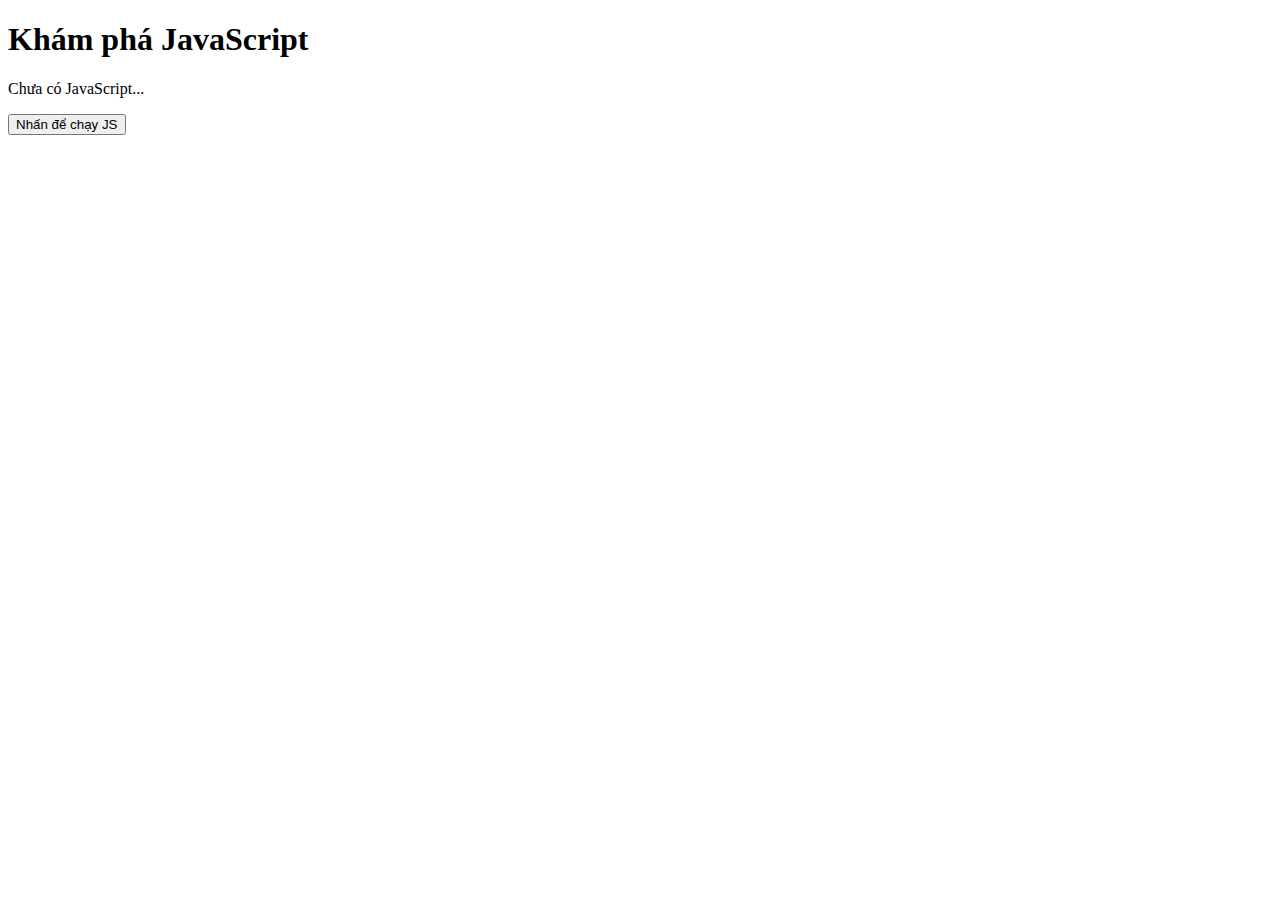
<file: th3/bai1/lab-js-basic.html>
<!DOCTYPE html>
<html lang="vi">
<head>
  <meta charset="UTF-8">
  <title>Lab JS Cơ bản</title>
</head>
<body>
  <h1>Khám phá JavaScript</h1>
  <p id="welcome">Chưa có JavaScript...</p>
  <button id="runBtn">Nhấn để chạy JS</button>

  <script src="main.js"></script>
</body>
</html>
</file>
<file: bai 3.2/style.css>
* {
    margin: 0;
    padding: 0;
    box-sizing: border-box;
}

body {
    font-family: "Courier New", monospace;
    background: #f7f7f7;
    color: #555;
}

/* khung ngoài */
.wrapper {
    padding: 60px 0;
}

.container {
    max-width: 1100px;
    margin: auto;
    padding: 50px 70px;
    background: #fff;
    border-left: 3px solid #add8e6;
    border-right: 3px solid #add8e6;
}

/* title */
.title {
    text-align: center;
    font-size: 26px;
    font-weight: normal;
    line-height: 1.6;
    margin-bottom: 60px;
    color: #333;
}

/* content 2 cột */
.content {
    display: flex;
    gap: 60px;
    align-items: flex-start;
}

/* card trái */
.card {
    width: 320px;
    background: #fff;
    padding: 30px;
    box-shadow: 0 10px 25px rgba(0,0,0,0.08);
}

.card h3 {
    font-size: 15px;
    margin-bottom: 15px;
    color: #333;
}

.card p {
    font-size: 13px;
    line-height: 1.8;
    margin-bottom: 25px;
}

.author strong {
    font-size: 13px;
    color: #333;
}

.author span {
    font-size: 12px;
    color: #4a90e2;
}

/* cột phải */
.text {
    flex: 1;
}

.text p {
    font-size: 13px;
    line-height: 1.9;
    margin-bottom: 25px;
}

/* responsive */
@media (max-width: 768px) {
    .content {
        flex-direction: column;
    }

    .card {
        width: 100%;
    }

    .container {
        padding: 40px 25px;
    }
}
</file>
